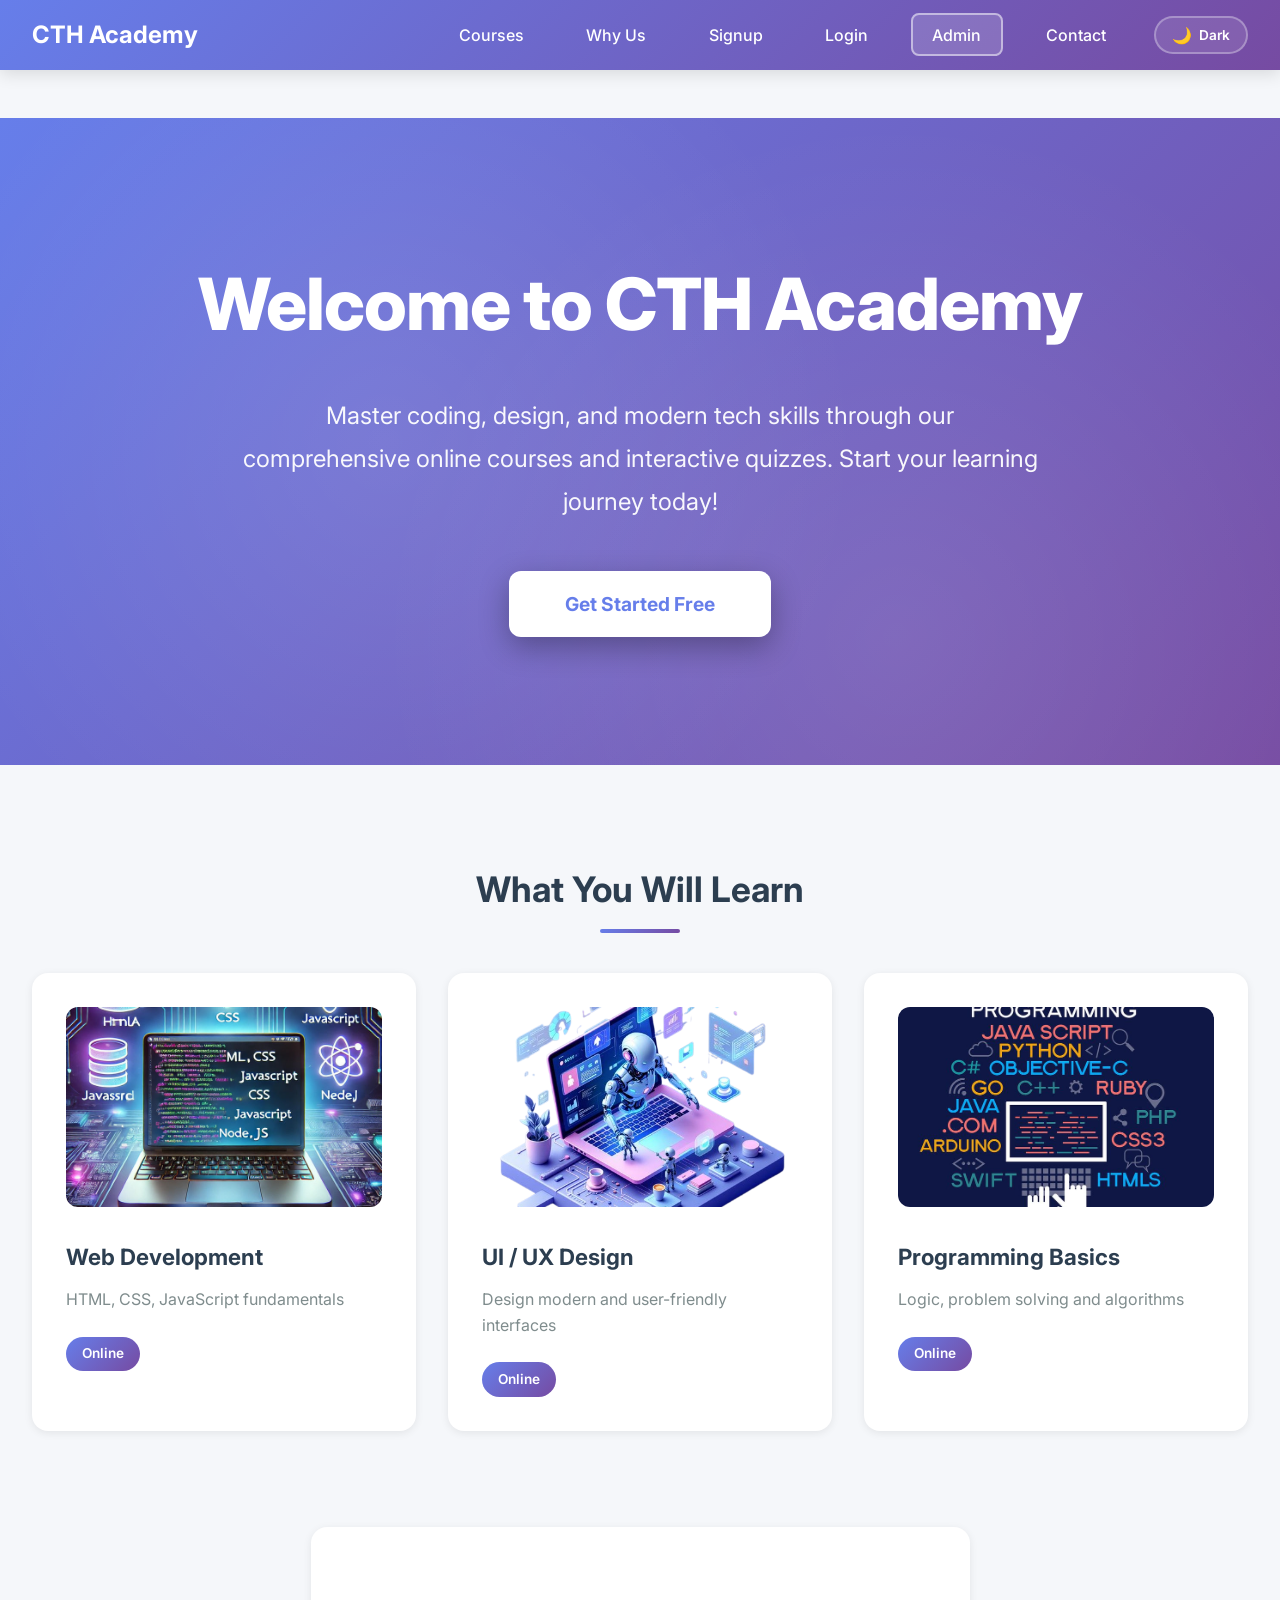
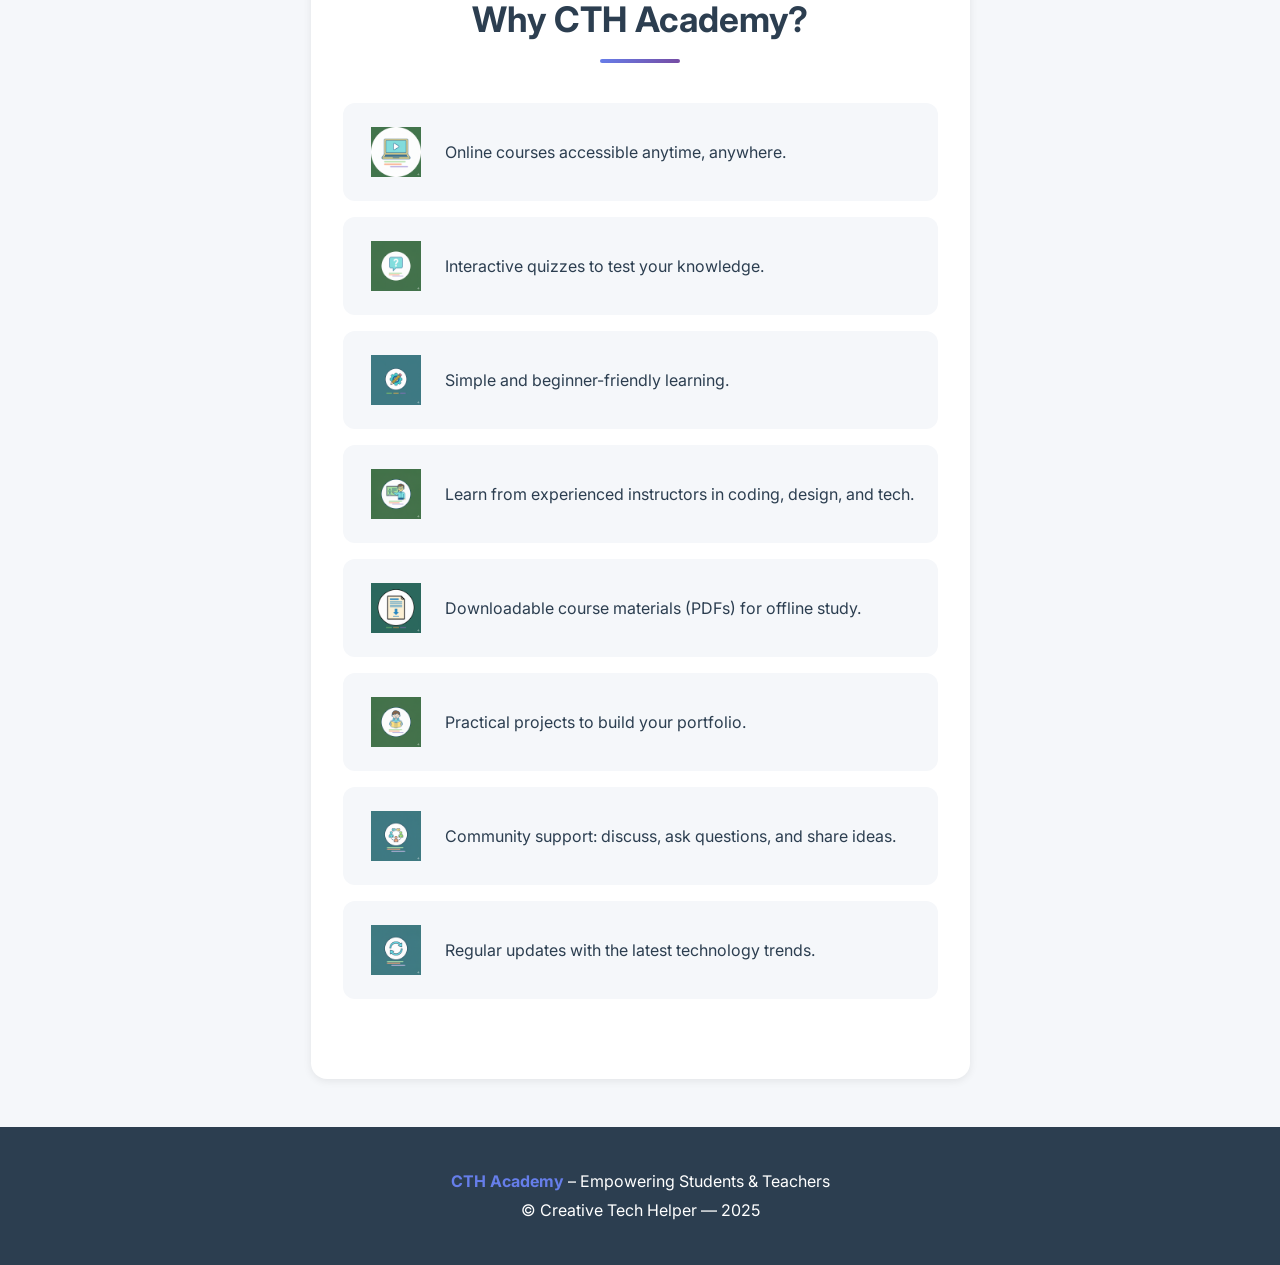
<file: index.html>
<!DOCTYPE html>
<html lang="en">
<head>
<meta charset="UTF-8">
<meta name="viewport" content="width=device-width, initial-scale=1.0">
<title>CTH Academy | Home</title>
<link rel="stylesheet" href="css/darkmode.css">
<link rel="stylesheet" href="css/style_professional.css">
<link rel="preconnect" href="https://fonts.googleapis.com">
<link rel="preconnect" href="https://fonts.gstatic.com" crossorigin>
<link href="https://fonts.googleapis.com/css2?family=Inter:wght@400;500;600;700;800&display=swap" rel="stylesheet">
</head>
<body>

<!-- Navbar -->
<nav>
  <div class="logo">CTH Academy</div>
  <ul>
    <li><a href="#courses">Courses</a></li>
    <li><a href="#why">Why Us</a></li>
    <li><a href="signup.html">Signup</a></li>
    <li><a href="login.html">Login</a></li>
    <li><a href="admin_login.html" class="admin-btn">Admin</a></li>
    <li><a href="contact.html">Contact</a></li>
  </ul>
</nav>

<!-- Hero -->
<section class="hero">
  <h1>Welcome to CTH Academy</h1>
  <p>
    Master coding, design, and modern tech skills through
    our comprehensive online courses and interactive quizzes.
    Start your learning journey today! 
  </p>
  <button onclick="window.location.href='signup.html'">
    Get Started Free
  </button>
</section>

<!-- Courses Overview -->
<section class="courses" id="courses">
  <h2>What You Will Learn</h2>

  <div class="course-cards">
    <div class="card">
      <img src="images/web.jpg" alt="Web Dev">
      <h3>Web Development</h3>
      <p>HTML, CSS, JavaScript fundamentals</p>
      <span class="status">Online</span>
    </div>

    <div class="card">
      <img src="images/abouti.png" alt="AI">
      <h3>UI / UX Design</h3>
      <p>Design modern and user-friendly interfaces</p>
      <span class="status">Online</span>
    </div>

    <div class="card">
      <img src="images/prog.jpg" alt="Programming">
      <h3>Programming Basics</h3>
      <p>Logic, problem solving and algorithms</p>
      <span class="status">Online</span>
    </div>
  </div>
</section>

<!-- Why Section -->
<section class="why" id="why">
  <h2>Why CTH Academy?</h2>
  <ul>
    <li><img src="images/online.png" alt="Online" class="icon"> Online courses accessible anytime, anywhere.</li>
    <li><img src="images/quiz.png" alt="Quiz" class="icon"> Interactive quizzes to test your knowledge.</li>
    <li><img src="images/beginner.png" alt="Beginner" class="icon"> Simple and beginner-friendly learning.</li>
    <li><img src="images/instructor.png" alt="Instructor" class="icon"> Learn from experienced instructors in coding, design, and tech.</li>
    <li><img src="images/pdf.png" alt="PDF" class="icon"> Downloadable course materials (PDFs) for offline study.</li>
    <li><img src="images/cours.png" alt="Project" class="icon"> Practical projects to build your portfolio.</li>
    <li><img src="images/community.png" alt="Community" class="icon"> Community support: discuss, ask questions, and share ideas.</li>
    <li><img src="images/update.png" alt="Update" class="icon"> Regular updates with the latest technology trends.</li>
  </ul>
</section>

<!-- Footer -->
<footer>
  <strong>CTH Academy</strong> – Empowering Students & Teachers<br>
  © Creative Tech Helper — 2025
</footer>
<script src="js/darkmode.js"></script>
</body>
</html>
</file>
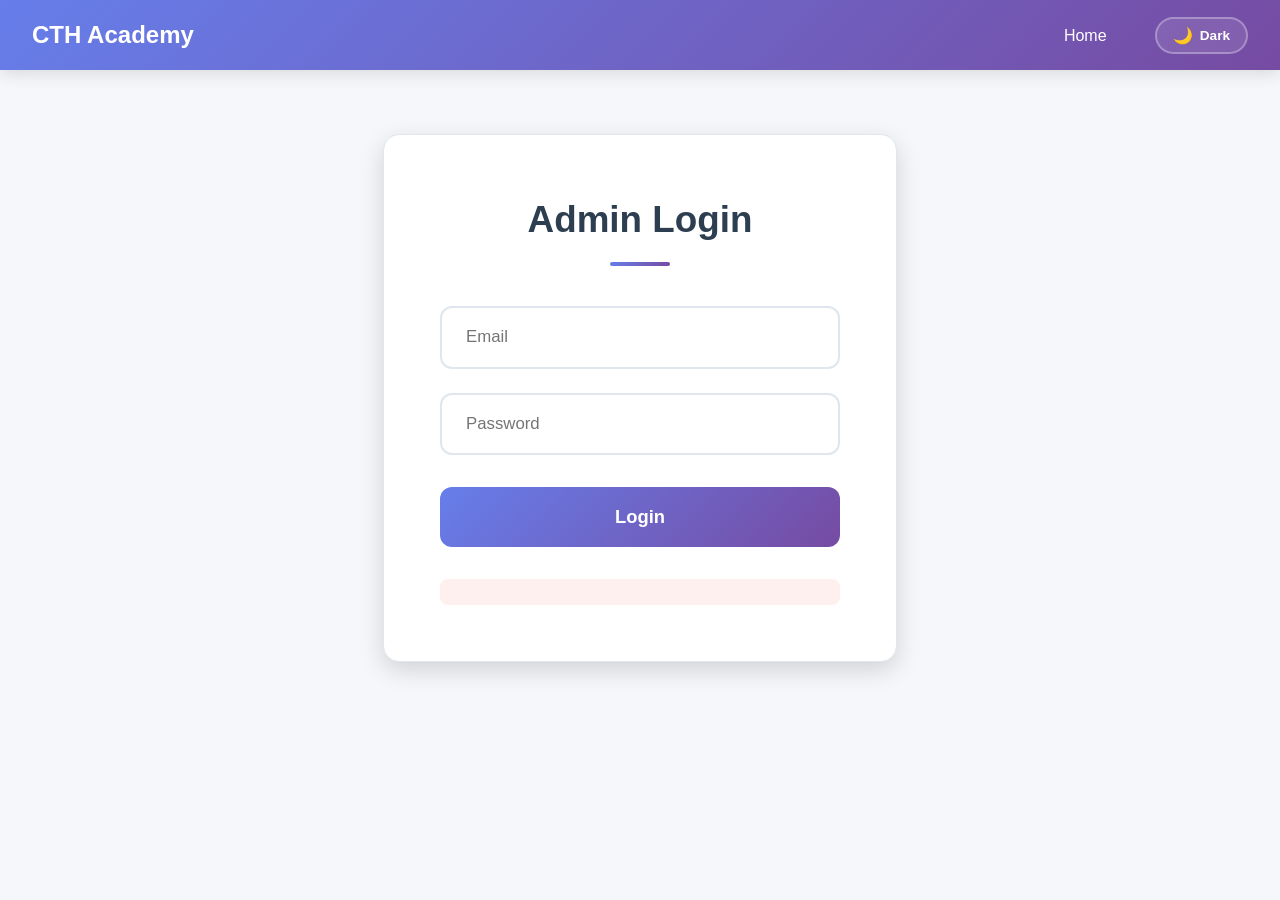
<file: admin_login.html>
<!DOCTYPE html>
<html lang="en">
<head>
<meta charset="UTF-8">
<title>Admin Login</title>
<link rel="stylesheet" href="css/darkmode.css">
  <link rel="stylesheet" href="css/style_professional.css">
</head>
<body>
    <nav>
  <div class="logo">CTH Academy</div>
  <ul>
    <li><a href="index.html">Home</a></li>
   
  </ul>
</nav>

    <section class="login">

<h2>Admin Login</h2>

<form action="backend/admin/admin_login.php" method="POST">
     <input type="email" id="loginEmail" placeholder="Email" required>
    <input type="password" id="loginPassword" placeholder="Password" required>
    <button type="submit">Login</button>
</form>
  <p id="error" class="error"></p>
</section>
<script src="js/darkmode.js"></script>
</body>
</html>
</file>
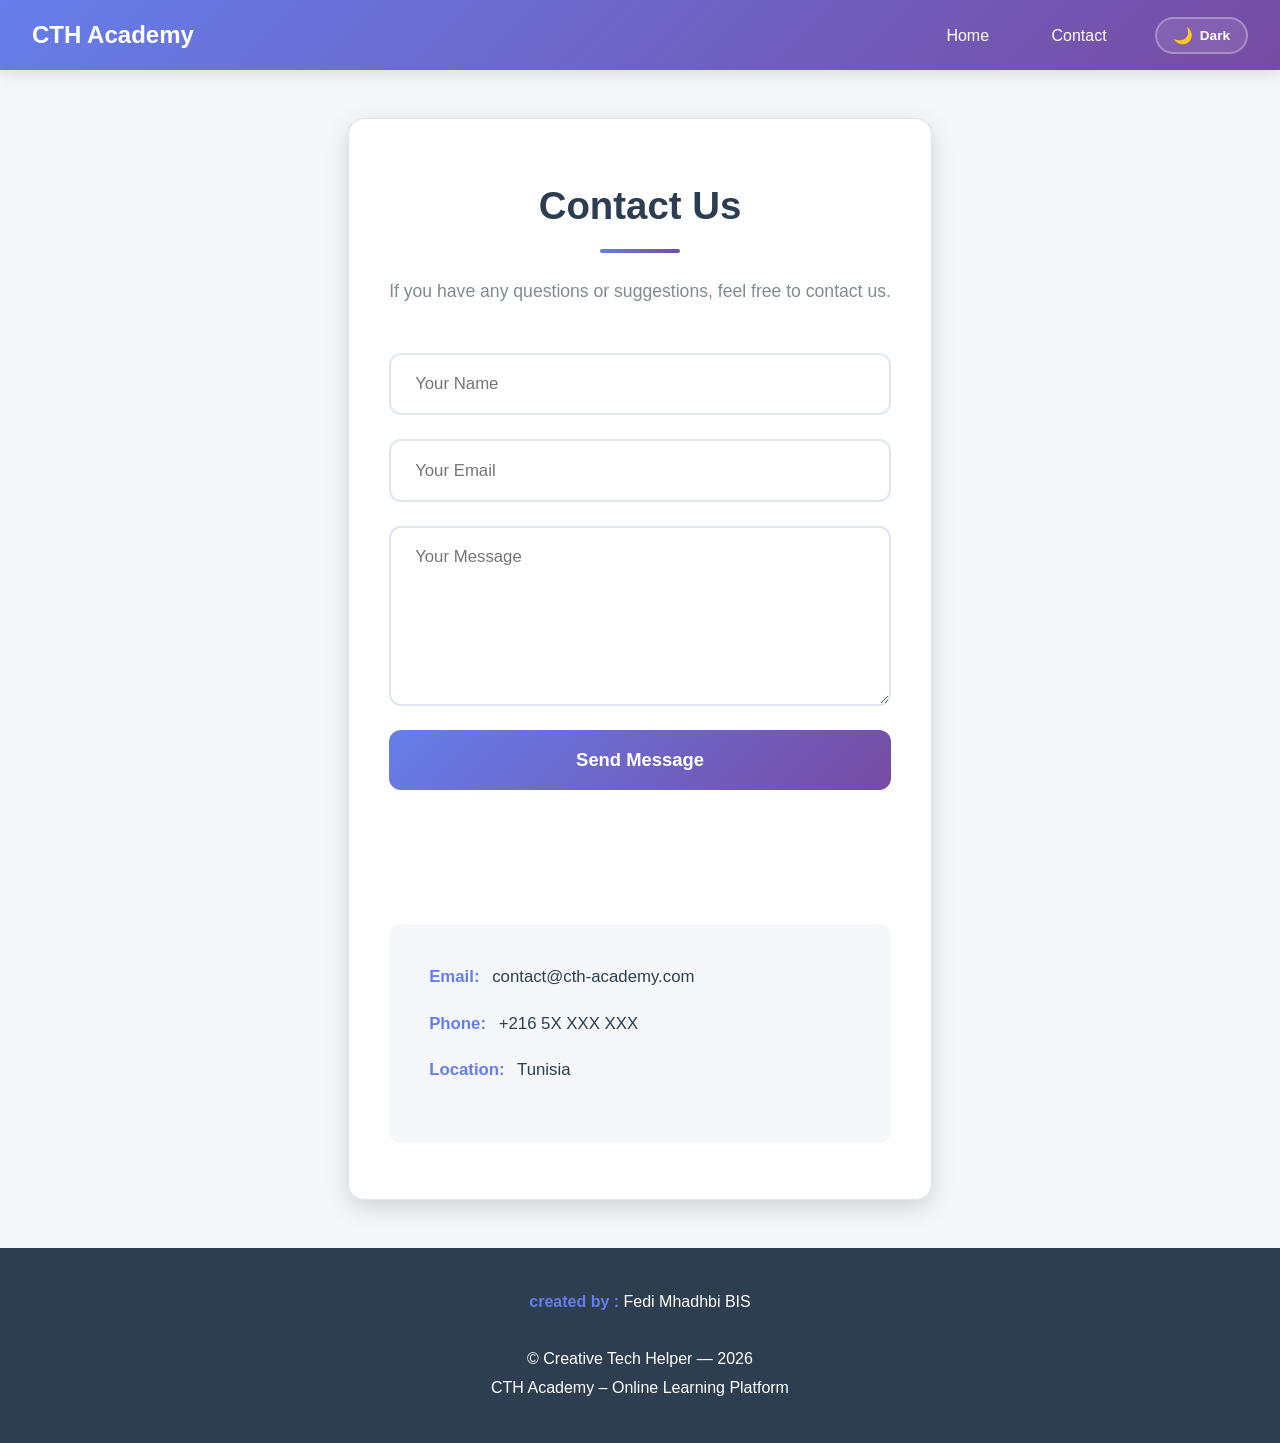
<file: contact.html>
<!DOCTYPE html>
<html lang="en">
<head>
  <meta charset="UTF-8">
  <title>CTH Academy | Contact</title>
  <link rel="stylesheet" href="css/darkmode.css">
  <meta name="viewport" content="width=device-width, initial-scale=1.0">
  <link rel="stylesheet" href="css/style_professional.css">
</head>
<body>

<!-- Navbar -->
<nav>
  <div class="logo">CTH Academy</div>
  <ul>
    <li><a href="index.html">Home</a></li>
    <li><a href="contact.html">Contact</a></li>
  </ul>
</nav>

<!-- Contact Section -->
<section class="contact">
  <h2>Contact Us</h2>
  <p>If you have any questions or suggestions, feel free to contact us.</p>

  <form id="contactForm">
    <input type="text" id="name" placeholder="Your Name" required>
    <input type="email" id="email" placeholder="Your Email" required>
    <textarea id="message" placeholder="Your Message" required></textarea>
    <button type="submit">Send Message</button>
  </form>

  <p id="contactMsg"></p>

  <!-- Contact Info -->
  <div class="contact-info">
    <p><strong>Email:</strong> contact@cth-academy.com</p>
    <p><strong>Phone:</strong> +216 5X XXX XXX</p>
    <p><strong>Location:</strong> Tunisia</p>
  </div>
</section>

<!-- Footer -->
<footer>
  <strong>created by   :</strong> Fedi Mhadhbi BIS <br><br>
  
  © Creative Tech Helper — 2026<br>
  CTH Academy – Online Learning Platform
  
  
</footer>

<script src="js/contact.js"></script>

<script src="js/darkmode.js"></script>
</body>
</html>
</file>
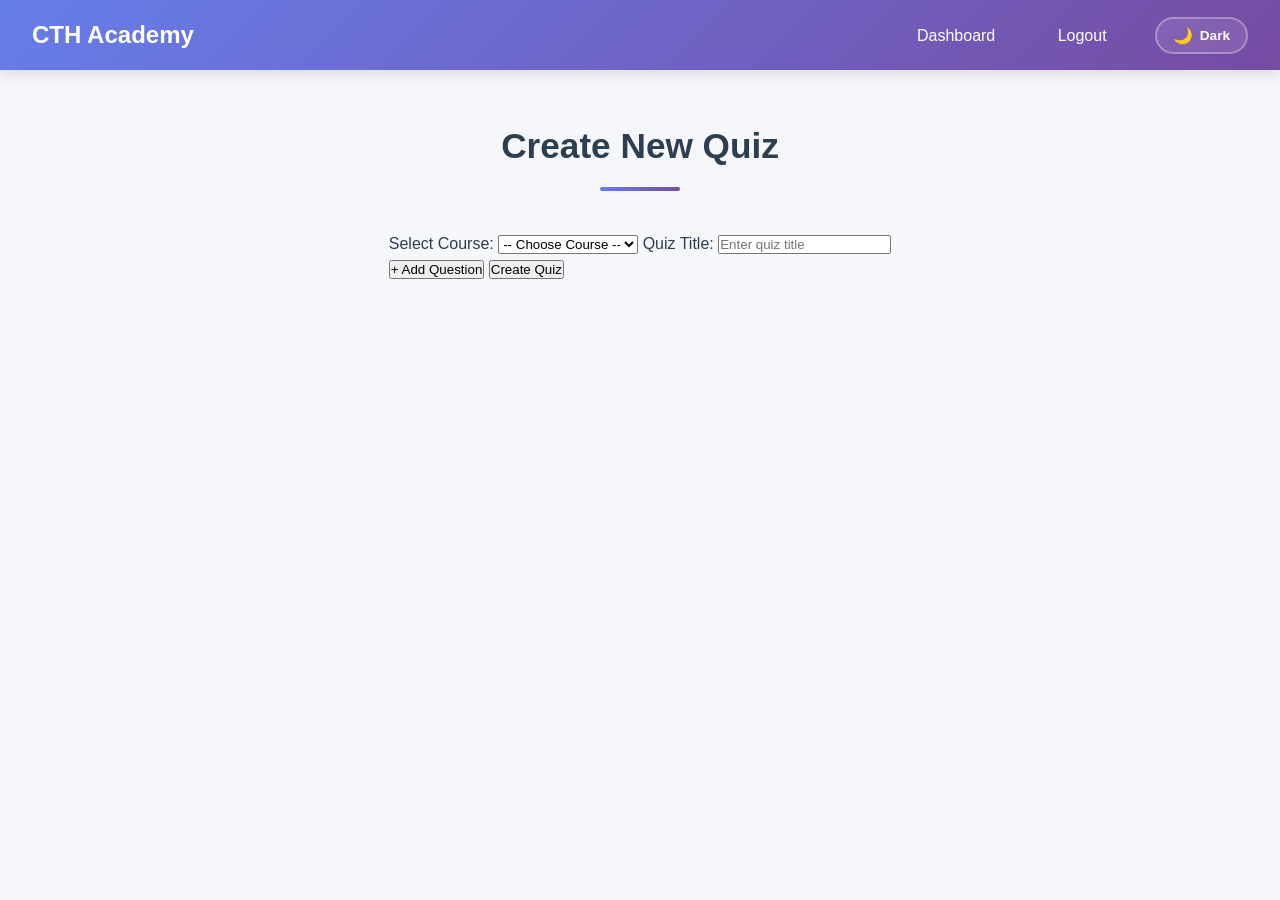
<file: create_quiz.html>
<!DOCTYPE html>
<html lang="en">
<head>
<meta charset="UTF-8">
<title>CTH Academy | Create Quiz</title>
  <link rel="stylesheet" href="css/style_professional.css">
  <link rel="stylesheet" href="css/darkmode.css">
</head>
<body>

<nav>
  <div class="logo">CTH Academy</div>
  <ul>
    <li><a href="enseignant.html">Dashboard</a></li>
    <li><a href="#" onclick="logout()">Logout</a></li>
  </ul>
</nav>

<section class="create-quiz">
  <h2>Create New Quiz</h2>

  <form id="quizForm">
    <label for="course">Select Course:</label>
    <select id="course" required>
      <option value="">-- Choose Course --</option>
      <option value="1">Web Development</option>
      <option value="2">AI</option>
      <option value="3">Programming</option>
    </select>

    <label for="quizTitle">Quiz Title:</label>
    <input type="text" id="quizTitle" placeholder="Enter quiz title" required>

    <div id="questionsContainer">
      <!-- Questions will be added here -->
    </div>

    <button type="button" id="addQuestionBtn">+ Add Question</button>
    <button type="submit">Create Quiz</button>
  </form>

  <p id="message"></p>
</section>
<script src="js/darkmode.js"></script>
<script src="js/create_quiz.js"></script>
</body>
</html>
</file>
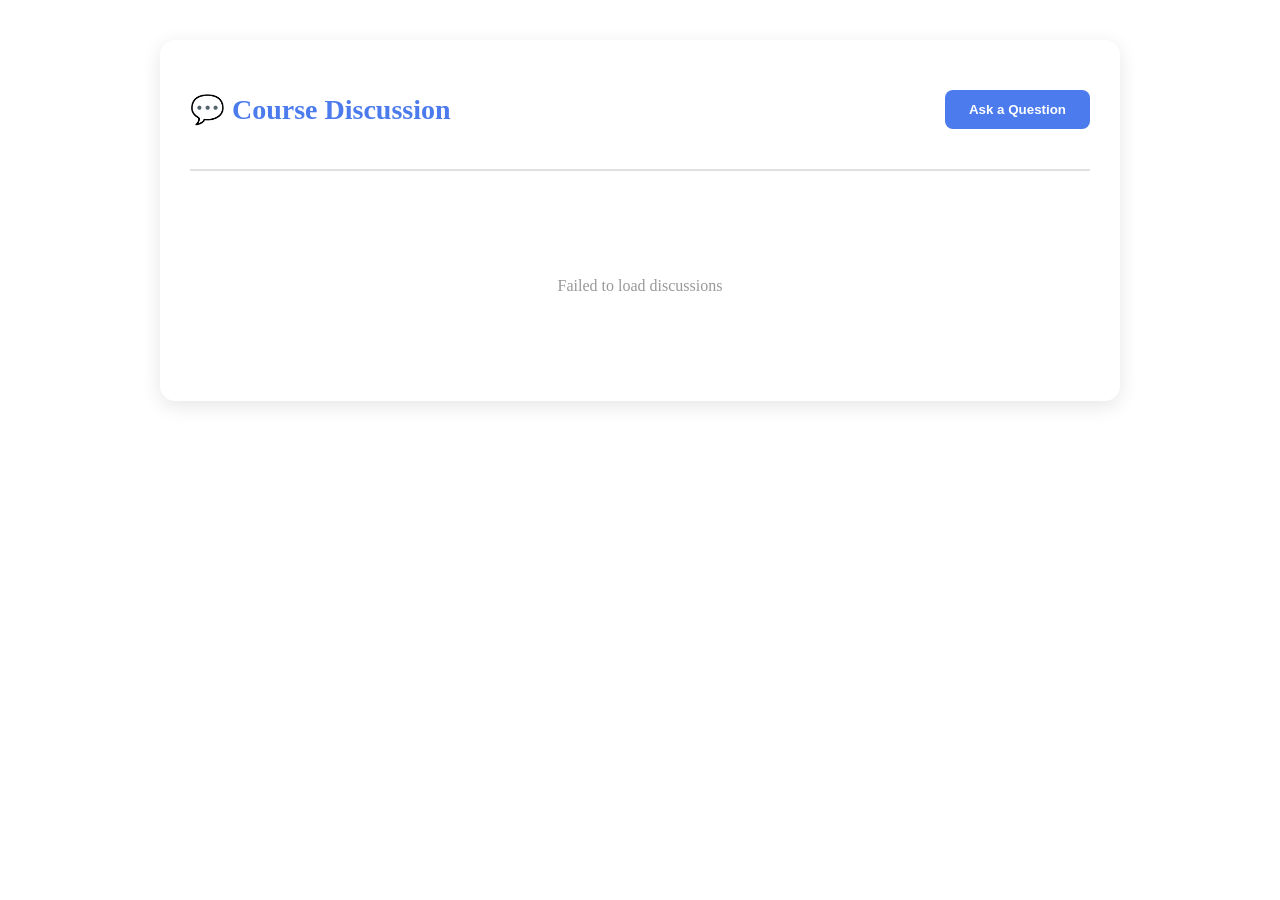
<file: discussion_ui.html>
<!DOCTYPE html>
<html lang="en">
<head>
<meta charset="UTF-8">
<meta name="viewport" content="width=device-width, initial-scale=1.0">
<title>Course Discussion</title>
<style>
.discussion-section {
    max-width: 900px;
    margin: 40px auto;
    padding: 30px;
    background: white;
    border-radius: 15px;
    box-shadow: 0 5px 20px rgba(0,0,0,0.1);
}

.discussion-header {
    display: flex;
    justify-content: space-between;
    align-items: center;
    margin-bottom: 30px;
    padding-bottom: 20px;
    border-bottom: 2px solid #e0e0e0;
}

.discussion-header h2 {
    color: #4b7bec;
    font-size: 28px;
}

.ask-question-btn {
    background: #4b7bec;
    color: white;
    padding: 12px 24px;
    border: none;
    border-radius: 8px;
    font-weight: bold;
    cursor: pointer;
    transition: all 0.3s;
}

.ask-question-btn:hover {
    background: #3a5fcc;
    transform: translateY(-2px);
}

.question-form {
    background: #f8f9fa;
    padding: 25px;
    border-radius: 12px;
    margin-bottom: 30px;
    display: none;
}

.question-form.active {
    display: block;
}

.question-form textarea {
    width: 100%;
    min-height: 120px;
    padding: 15px;
    border: 2px solid #e0e0e0;
    border-radius: 8px;
    font-family: inherit;
    font-size: 15px;
    resize: vertical;
}

.question-form textarea:focus {
    outline: none;
    border-color: #4b7bec;
}

.form-buttons {
    display: flex;
    gap: 10px;
    margin-top: 15px;
}

.submit-btn, .cancel-btn {
    padding: 10px 20px;
    border: none;
    border-radius: 6px;
    font-weight: bold;
    cursor: pointer;
    transition: all 0.3s;
}

.submit-btn {
    background: #4CAF50;
    color: white;
}

.submit-btn:hover {
    background: #45a049;
}

.cancel-btn {
    background: #e0e0e0;
    color: #666;
}

.cancel-btn:hover {
    background: #d0d0d0;
}

.discussion-item {
    background: white;
    border: 2px solid #e0e0e0;
    border-radius: 12px;
    padding: 20px;
    margin-bottom: 15px;
    transition: all 0.3s;
}

.discussion-item:hover {
    box-shadow: 0 4px 15px rgba(0,0,0,0.1);
    transform: translateY(-2px);
}

.discussion-item.answered {
    border-color: #4CAF50;
    background: #f1f8f4;
}

.discussion-meta {
    display: flex;
    justify-content: space-between;
    align-items: center;
    margin-bottom: 15px;
}

.author-info {
    display: flex;
    align-items: center;
    gap: 10px;
}

.author-avatar {
    width: 40px;
    height: 40px;
    background: linear-gradient(135deg, #667eea 0%, #764ba2 100%);
    border-radius: 50%;
    display: flex;
    align-items: center;
    justify-content: center;
    color: white;
    font-weight: bold;
    font-size: 18px;
}

.author-name {
    font-weight: bold;
    color: #2c3e50;
}

.discussion-time {
    color: #7f8c8d;
    font-size: 14px;
}

.question-text {
    font-size: 16px;
    color: #2c3e50;
    line-height: 1.6;
    margin-bottom: 15px;
}

.discussion-footer {
    display: flex;
    gap: 15px;
    padding-top: 10px;
    border-top: 1px solid #e0e0e0;
}

.discussion-footer button {
    background: none;
    border: none;
    color: #7f8c8d;
    cursor: pointer;
    font-size: 14px;
    display: flex;
    align-items: center;
    gap: 5px;
    transition: all 0.3s;
}

.discussion-footer button:hover {
    color: #4b7bec;
}

.answered-badge {
    background: #4CAF50;
    color: white;
    padding: 4px 12px;
    border-radius: 20px;
    font-size: 12px;
    font-weight: bold;
}

.reply-count {
    background: #e0e0e0;
    padding: 4px 12px;
    border-radius: 20px;
    font-size: 12px;
    font-weight: bold;
}

.no-discussions {
    text-align: center;
    padding: 60px 20px;
    color: #999;
}

.no-discussions-icon {
    font-size: 64px;
    margin-bottom: 20px;
}

/* Reply Modal */
.reply-modal {
    display: none;
    position: fixed;
    top: 0;
    left: 0;
    right: 0;
    bottom: 0;
    background: rgba(0,0,0,0.5);
    z-index: 1000;
    align-items: center;
    justify-content: center;
}

.reply-modal.active {
    display: flex;
}

.reply-modal-content {
    background: white;
    border-radius: 15px;
    max-width: 700px;
    width: 90%;
    max-height: 80vh;
    overflow-y: auto;
    padding: 30px;
}

.modal-header {
    display: flex;
    justify-content: space-between;
    align-items: center;
    margin-bottom: 20px;
}

.close-modal {
    background: none;
    border: none;
    font-size: 24px;
    cursor: pointer;
    color: #999;
}

.original-question {
    background: #f8f9fa;
    padding: 20px;
    border-radius: 10px;
    margin-bottom: 25px;
}

.reply-item {
    border-left: 3px solid #e0e0e0;
    padding: 15px;
    margin-bottom: 15px;
}

.reply-item.teacher-reply {
    border-left-color: #4b7bec;
    background: #f0f4ff;
}

.reply-text {
    color: #2c3e50;
    line-height: 1.6;
    margin-top: 10px;
}

.teacher-badge {
    background: #4b7bec;
    color: white;
    padding: 3px 10px;
    border-radius: 12px;
    font-size: 11px;
    font-weight: bold;
    margin-left: 10px;
}

.helpful-btn {
    background: none;
    border: 1px solid #4CAF50;
    color: #4CAF50;
    padding: 5px 12px;
    border-radius: 15px;
    cursor: pointer;
    font-size: 12px;
    margin-top: 10px;
    transition: all 0.3s;
}

.helpful-btn:hover {
    background: #4CAF50;
    color: white;
}

@media (max-width: 768px) {
    .discussion-section {
        padding: 15px;
        margin: 20px 10px;
    }
    
    .discussion-header {
        flex-direction: column;
        gap: 15px;
    }
    
    .ask-question-btn {
        width: 100%;
    }
}
</style>
</head>
<body>

<div class="discussion-section" id="discussionSection">
    <div class="discussion-header">
        <h2>💬 Course Discussion</h2>
        <button class="ask-question-btn" onclick="toggleQuestionForm()">Ask a Question</button>
    </div>

    <!-- Question Form -->
    <div class="question-form" id="questionForm">
        <h3 style="margin-bottom: 15px;">Ask Your Question</h3>
        <textarea id="questionInput" placeholder="Type your question here..."></textarea>
        <div class="form-buttons">
            <button class="submit-btn" onclick="postQuestion()">Post Question</button>
            <button class="cancel-btn" onclick="toggleQuestionForm()">Cancel</button>
        </div>
    </div>

    <!-- Discussions List -->
    <div id="discussionsList">
        <div class="no-discussions">
            <div class="no-discussions-icon">💭</div>
            <p>Loading discussions...</p>
        </div>
    </div>
</div>

<!-- Reply Modal -->
<div class="reply-modal" id="replyModal">
    <div class="reply-modal-content">
        <div class="modal-header">
            <h3>Discussion Replies</h3>
            <button class="close-modal" onclick="closeReplyModal()">×</button>
        </div>
        
        <div class="original-question" id="modalQuestion"></div>
        
        <div id="repliesList"></div>
        
        <div class="question-form active" style="margin-top: 25px;">
            <h4 style="margin-bottom: 15px;">Your Reply</h4>
            <textarea id="replyInput" placeholder="Type your reply..."></textarea>
            <div class="form-buttons">
                <button class="submit-btn" onclick="postReply()">Post Reply</button>
            </div>
        </div>
    </div>
</div>

<script>
let currentCourseId = 1; // This should be set dynamically
let currentDiscussionId = null;

function toggleQuestionForm() {
    const form = document.getElementById('questionForm');
    form.classList.toggle('active');
    if (form.classList.contains('active')) {
        document.getElementById('questionInput').focus();
    }
}

async function loadDiscussions() {
    try {
        const res = await fetch(`backend/discussions/get_discussions.php?course_id=${currentCourseId}`);
        const data = await res.json();
        
        const container = document.getElementById('discussionsList');
        
        if (data.status === 'error') {
            container.innerHTML = `<div class="no-discussions"><p>Error: ${data.message}</p></div>`;
            return;
        }
        
        if (data.discussions.length === 0) {
            container.innerHTML = `
                <div class="no-discussions">
                    <div class="no-discussions-icon">💭</div>
                    <p>No questions yet. Be the first to ask!</p>
                </div>`;
            return;
        }
        
        let html = '';
        data.discussions.forEach(d => {
            const initials = (d.prenom.charAt(0) + d.nom.charAt(0)).toUpperCase();
            const answeredClass = d.is_answered == 1 ? 'answered' : '';
            const answeredBadge = d.is_answered == 1 ? '<span class="answered-badge">✓ Answered</span>' : '';
            
            html += `
                <div class="discussion-item ${answeredClass}">
                    <div class="discussion-meta">
                        <div class="author-info">
                            <div class="author-avatar">${initials}</div>
                            <div>
                                <div class="author-name">${d.prenom} ${d.nom}</div>
                                <div class="discussion-time">${d.created_at}</div>
                            </div>
                        </div>
                        ${answeredBadge}
                    </div>
                    <div class="question-text">${d.question}</div>
                    <div class="discussion-footer">
                        <button onclick="viewReplies(${d.id})">
                            💬 <span class="reply-count">${d.reply_count} ${d.reply_count == 1 ? 'reply' : 'replies'}</span>
                        </button>
                    </div>
                </div>`;
        });
        
        container.innerHTML = html;
        
    } catch (err) {
        console.error(err);
        document.getElementById('discussionsList').innerHTML = 
            '<div class="no-discussions"><p>Failed to load discussions</p></div>';
    }
}

async function postQuestion() {
    const question = document.getElementById('questionInput').value.trim();
    
    if (!question) {
        alert('Please enter a question');
        return;
    }
    
    try {
        const res = await fetch('backend/discussions/post_question.php', {
            method: 'POST',
            headers: {'Content-Type': 'application/json'},
            body: JSON.stringify({
                course_id: currentCourseId,
                question: question
            })
        });
        
        const data = await res.json();
        
        if (data.status === 'success') {
            document.getElementById('questionInput').value = '';
            toggleQuestionForm();
            loadDiscussions();
            alert('✅ Question posted successfully!');
        } else {
            alert('❌ ' + data.message);
        }
    } catch (err) {
        console.error(err);
        alert('Failed to post question');
    }
}

async function viewReplies(discussionId) {
    currentDiscussionId = discussionId;
    
    try {
        const res = await fetch(`backend/discussions/get_replies.php?discussion_id=${discussionId}`);
        const data = await res.json();
        
        if (data.status === 'error') {
            alert('Error: ' + data.message);
            return;
        }
        
        // Show original question
        const questionHtml = `
            <strong>${data.discussion.prenom} ${data.discussion.nom} asked:</strong>
            <p style="margin-top: 10px;">${data.discussion.question}</p>
        `;
        document.getElementById('modalQuestion').innerHTML = questionHtml;
        
        // Show replies
        const repliesContainer = document.getElementById('repliesList');
        if (data.replies.length === 0) {
            repliesContainer.innerHTML = '<p style="text-align:center;color:#999;">No replies yet. Be the first to answer!</p>';
        } else {
            let html = '';
            data.replies.forEach(r => {
                const teacherBadge = r.is_teacher_reply == 1 ? '<span class="teacher-badge">TEACHER</span>' : '';
                const teacherClass = r.is_teacher_reply == 1 ? 'teacher-reply' : '';
                const initials = (r.prenom.charAt(0) + r.nom.charAt(0)).toUpperCase();
                
                html += `
                    <div class="reply-item ${teacherClass}">
                        <div class="author-info">
                            <div class="author-avatar" style="width:30px;height:30px;font-size:14px;">${initials}</div>
                            <div>
                                <strong>${r.prenom} ${r.nom}</strong> ${teacherBadge}
                                <div class="discussion-time">${r.created_at}</div>
                            </div>
                        </div>
                        <div class="reply-text">${r.reply}</div>
                        <button class="helpful-btn">👍 Helpful (${r.helpful_count})</button>
                    </div>`;
            });
            repliesContainer.innerHTML = html;
        }
        
        document.getElementById('replyModal').classList.add('active');
        
    } catch (err) {
        console.error(err);
        alert('Failed to load replies');
    }
}

function closeReplyModal() {
    document.getElementById('replyModal').classList.remove('active');
    document.getElementById('replyInput').value = '';
}

async function postReply() {
    const reply = document.getElementById('replyInput').value.trim();
    
    if (!reply) {
        alert('Please enter a reply');
        return;
    }
    
    try {
        const res = await fetch('backend/discussions/post_reply.php', {
            method: 'POST',
            headers: {'Content-Type': 'application/json'},
            body: JSON.stringify({
                discussion_id: currentDiscussionId,
                reply: reply
            })
        });
        
        const data = await res.json();
        
        if (data.status === 'success') {
            document.getElementById('replyInput').value = '';
            viewReplies(currentDiscussionId); // Reload replies
            loadDiscussions(); // Reload main list
            alert('✅ Reply posted successfully!');
        } else {
            alert('❌ ' + data.message);
        }
    } catch (err) {
        console.error(err);
        alert('Failed to post reply');
    }
}

// Load discussions on page load
loadDiscussions();
</script>
<script src="js/darkmode.js"></script>
</body>
</html>
</file>
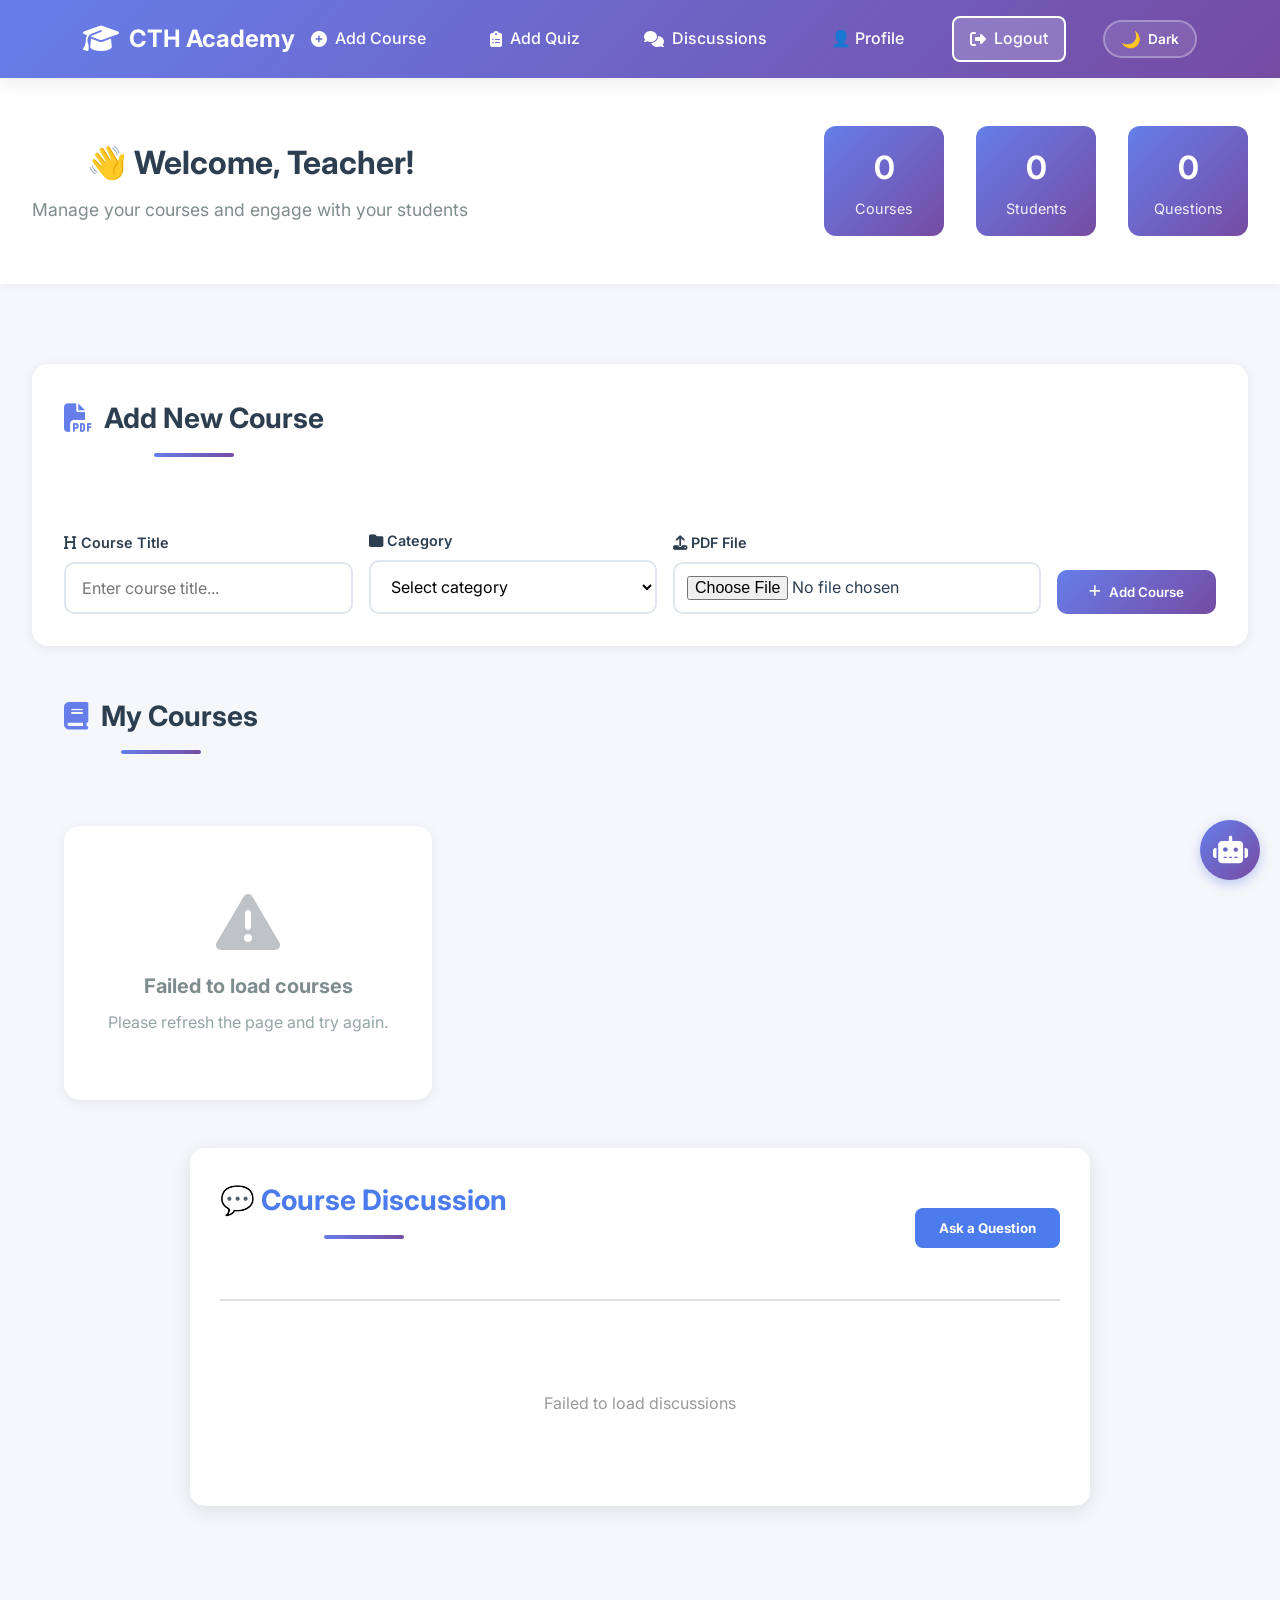
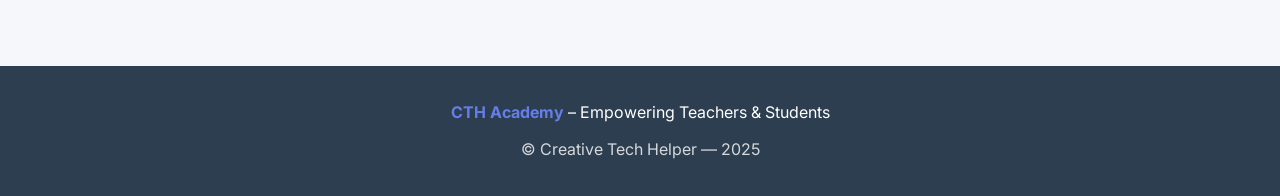
<file: enseignant.html>
<!DOCTYPE html>
<html lang="en">
<head>
  <meta charset="UTF-8">
  <meta name="viewport" content="width=device-width, initial-scale=1.0">
  <title>CTH Academy | Teacher Dashboard</title>
  <link rel="stylesheet" href="css/style_professional.css">
  <link rel="stylesheet" href="css/discussions.css">
  <link rel="stylesheet" href="https://cdnjs.cloudflare.com/ajax/libs/font-awesome/6.4.0/css/all.min.css">
  <link rel="preconnect" href="https://fonts.googleapis.com">
  <link rel="preconnect" href="https://fonts.gstatic.com" crossorigin>
  <link href="https://fonts.googleapis.com/css2?family=Inter:wght@400;500;600;700&display=swap" rel="stylesheet">
  <style>
    * {
      margin: 0;
      padding: 0;
      box-sizing: border-box;
      font-family: 'Inter', -apple-system, BlinkMacSystemFont, 'Segoe UI', sans-serif;
    }

    body {
      background: #f5f7fa;
      color: #2c3e50;
    }

    /* Enhanced Navbar */
    nav {
      background: linear-gradient(135deg, #667eea 0%, #764ba2 100%);
      padding: 0;
      box-shadow: 0 2px 20px rgba(0,0,0,0.1);
      position: sticky;
      top: 0;
      z-index: 100;
    }

    nav .nav-container {
      max-width: 1400px;
      margin: 0 auto;
      display: flex;
      justify-content: space-between;
      align-items: center;
      padding: 1rem 2rem;
    }

    nav .logo {
      font-size: 1.5rem;
      font-weight: 700;
      color: white;
      display: flex;
      align-items: center;
      gap: 10px;
    }

    nav .logo i {
      font-size: 1.8rem;
    }

    nav ul {
      display: flex;
      list-style: none;
      gap: 2rem;
      align-items: center;
    }

    nav ul li a {
      color: white;
      text-decoration: none;
      font-weight: 500;
      padding: 0.5rem 1rem;
      border-radius: 8px;
      transition: all 0.3s;
      display: flex;
      align-items: center;
      gap: 8px;
    }

    nav ul li a:hover {
      background: rgba(255,255,255,0.2);
      transform: translateY(-2px);
    }

    nav ul li a.logout {
      background: rgba(255,255,255,0.2);
      border: 2px solid white;
    }

    /* Dashboard Header */
    .dashboard-header {
      background: white;
      padding: 3rem 2rem;
      margin-bottom: 2rem;
      box-shadow: 0 2px 10px rgba(0,0,0,0.05);
    }

    .dashboard-header .header-content {
      max-width: 1400px;
      margin: 0 auto;
      display: flex;
      justify-content: space-between;
      align-items: center;
    }

    .dashboard-header h1 {
      font-size: 2rem;
      color: #2c3e50;
      margin-bottom: 0.5rem;
    }

    .dashboard-header p {
      color: #7f8c8d;
      font-size: 1.1rem;
    }

    .header-stats {
      display: flex;
      gap: 2rem;
    }

    .stat-box {
      text-align: center;
      padding: 1rem 1.5rem;
      background: linear-gradient(135deg, #667eea 0%, #764ba2 100%);
      border-radius: 12px;
      color: white;
      min-width: 120px;
    }

    .stat-box .number {
      font-size: 2rem;
      font-weight: 700;
      display: block;
    }

    .stat-box .label {
      font-size: 0.9rem;
      opacity: 0.9;
      display: block;
      margin-top: 0.25rem;
    }

    /* Main Container */
    .main-container {
      max-width: 1400px;
      margin: 0 auto;
      padding: 0 2rem 3rem 2rem;
    }

    /* Section Headers */
    .section-header {
      display: flex;
      justify-content: space-between;
      align-items: center;
      margin-bottom: 2rem;
    }

    .section-header h2 {
      font-size: 1.75rem;
      color: #2c3e50;
      display: flex;
      align-items: center;
      gap: 12px;
    }

    .section-header h2 i {
      color: #667eea;
    }

    /* Add Course Form */
    .add-course-section {
      background: white;
      border-radius: 16px;
      padding: 2rem;
      margin-bottom: 2rem;
      box-shadow: 0 2px 12px rgba(0,0,0,0.08);
    }

    .course-form {
      display: grid;
      grid-template-columns: 1fr 1fr 1fr auto;
      gap: 1rem;
      align-items: end;
    }

    .form-group {
      display: flex;
      flex-direction: column;
      gap: 0.5rem;
    }

    .form-group label {
      font-weight: 600;
      color: #2c3e50;
      font-size: 0.9rem;
    }

    .form-group input,
    .form-group select {
      padding: 0.875rem 1rem;
      border: 2px solid #e0e6ed;
      border-radius: 10px;
      font-size: 1rem;
      transition: all 0.3s;
      background: white;
    }

    .form-group input:focus,
    .form-group select:focus {
      outline: none;
      border-color: #667eea;
      box-shadow: 0 0 0 3px rgba(102, 126, 234, 0.1);
    }

    .form-group input[type="file"] {
      padding: 0.75rem;
      cursor: pointer;
    }

    .btn-primary {
      background: linear-gradient(135deg, #667eea 0%, #764ba2 100%);
      color: white;
      border: none;
      padding: 0.875rem 2rem;
      border-radius: 10px;
      font-weight: 600;
      cursor: pointer;
      transition: all 0.3s;
      display: flex;
      align-items: center;
      gap: 8px;
      white-space: nowrap;
    }

    .btn-primary:hover {
      transform: translateY(-2px);
      box-shadow: 0 8px 20px rgba(102, 126, 234, 0.3);
    }

    /* Course Cards */
    .courses-grid {
      display: grid;
      grid-template-columns: repeat(auto-fill, minmax(350px, 1fr));
      gap: 1.5rem;
      margin-bottom: 3rem;
    }

    .course-card {
      background: white;
      border-radius: 16px;
      padding: 1.75rem;
      box-shadow: 0 2px 12px rgba(0,0,0,0.08);
      transition: all 0.3s;
      border: 2px solid transparent;
    }

    .course-card:hover {
      transform: translateY(-4px);
      box-shadow: 0 12px 24px rgba(0,0,0,0.12);
      border-color: #667eea;
    }

    .course-card-header {
      display: flex;
      justify-content: space-between;
      align-items: start;
      margin-bottom: 1rem;
    }

    .course-card h3 {
      font-size: 1.25rem;
      color: #2c3e50;
      margin-bottom: 0.5rem;
      line-height: 1.4;
    }

    .course-badge {
      background: linear-gradient(135deg, #667eea 0%, #764ba2 100%);
      color: white;
      padding: 0.35rem 0.875rem;
      border-radius: 20px;
      font-size: 0.75rem;
      font-weight: 600;
      white-space: nowrap;
    }

    .course-card p {
      color: #7f8c8d;
      margin-bottom: 1.25rem;
      display: flex;
      align-items: center;
      gap: 8px;
    }

    .course-actions {
      display: flex;
      gap: 0.75rem;
      flex-wrap: wrap;
    }

    .btn {
      padding: 0.625rem 1.25rem;
      border: none;
      border-radius: 8px;
      font-weight: 600;
      cursor: pointer;
      transition: all 0.3s;
      display: inline-flex;
      align-items: center;
      gap: 6px;
      font-size: 0.9rem;
      text-decoration: none;
    }

    .btn-view {
      background: #3498db;
      color: white;
    }

    .btn-view:hover {
      background: #2980b9;
      transform: translateY(-2px);
    }

    .btn-edit {
      background: #f39c12;
      color: white;
    }

    .btn-edit:hover {
      background: #e67e22;
      transform: translateY(-2px);
    }

    .btn-delete {
      background: #e74c3c;
      color: white;
    }

    .btn-delete:hover {
      background: #c0392b;
      transform: translateY(-2px);
    }

    /* Empty State */
    .empty-state {
      text-align: center;
      padding: 4rem 2rem;
      background: white;
      border-radius: 16px;
      box-shadow: 0 2px 12px rgba(0,0,0,0.08);
    }

    .empty-state i {
      font-size: 4rem;
      color: #bdc3c7;
      margin-bottom: 1rem;
    }

    .empty-state h3 {
      color: #7f8c8d;
      font-size: 1.25rem;
      margin-bottom: 0.5rem;
    }

    .empty-state p {
      color: #95a5a6;
    }

    /* Footer */
    footer {
      background: #2c3e50;
      color: white;
      text-align: center;
      padding: 2rem;
      margin-top: 4rem;
    }

    /* Responsive */
    @media (max-width: 1024px) {
      .course-form {
        grid-template-columns: 1fr;
      }

      .courses-grid {
        grid-template-columns: repeat(auto-fill, minmax(300px, 1fr));
      }

      .header-stats {
        flex-direction: column;
        gap: 1rem;
      }

      .dashboard-header .header-content {
        flex-direction: column;
        gap: 1.5rem;
        text-align: center;
      }
    }

    @media (max-width: 768px) {
      nav ul {
        gap: 1rem;
        flex-wrap: wrap;
        justify-content: center;
      }

      nav ul li a {
        padding: 0.4rem 0.8rem;
        font-size: 0.9rem;
      }

      .main-container {
        padding: 0 1rem 2rem 1rem;
      }

      .courses-grid {
        grid-template-columns: 1fr;
      }

      .section-header {
        flex-direction: column;
        gap: 1rem;
        align-items: flex-start;
      }
    }

    /* Loading Animation */
    .loading {
      text-align: center;
      padding: 3rem;
      color: #7f8c8d;
    }

    .loading i {
      font-size: 3rem;
      animation: spin 1s linear infinite;
    }

    @keyframes spin {
      0% { transform: rotate(0deg); }
      100% { transform: rotate(360deg); }
    }
  </style>
  <link rel="stylesheet" href="css/darkmode.css">
  <link rel="stylesheet" href="css/ai_chat_widget.css">
</head>
<body>

<!-- Navbar -->
<nav>
  <div class="nav-container">
    <div class="logo">
      <i class="fas fa-graduation-cap"></i>
      CTH Academy
    </div>
    <ul>
      <li><a href="#addCourse"><i class="fas fa-plus-circle"></i> Add Course</a></li>
      <li><a href="backend/quiz/create_quiz.php"><i class="fas fa-clipboard-list"></i> Add Quiz</a></li>
      <li><a href="#discussions"><i class="fas fa-comments"></i> Discussions</a></li>
   
      <li><a href="profile.html">👤 Profile</a></li>

      <li><a href="backend/auth/logout.php" class="logout"><i class="fas fa-sign-out-alt"></i> Logout</a></li>
    </ul>
  </div>
</nav>

<!-- Dashboard Header -->
<header class="dashboard-header">
  <div class="header-content">
    <div>
      <h1>👋 Welcome, Teacher!</h1>
      <p>Manage your courses and engage with your students</p>
    </div>
    <div class="header-stats">
      <div class="stat-box">
        <span class="number" id="totalCourses">0</span>
        <span class="label">Courses</span>
      </div>
      <div class="stat-box">
        <span class="number" id="totalStudents">0</span>
        <span class="label">Students</span>
      </div>
      <div class="stat-box">
        <span class="number" id="totalQuestions">0</span>
        <span class="label">Questions</span>
      </div>
    </div>
  </div>
</header>

<!-- Main Container -->
<div class="main-container">
  
  <!-- Add Course Section -->
  <section id="addCourse" class="add-course-section">
    <div class="section-header">
      <h2><i class="fas fa-file-pdf"></i> Add New Course</h2>
    </div>
    
    <div class="course-form">
      <div class="form-group">
        <label for="courseTitle"><i class="fas fa-heading"></i> Course Title</label>
        <input type="text" id="courseTitle" placeholder="Enter course title...">
      </div>
      
      <div class="form-group">
        <label for="courseCategory"><i class="fas fa-folder"></i> Category</label>
        <select id="courseCategory">
          <option value="">Select category</option>
          <option value="Web Development">Web Development</option>
          <option value="Programming">Programming</option>
          <option value="Artificial Intelligence">Artificial Intelligence</option>
        </select>
      </div>

      <div class="form-group">
        <label for="newPDF"><i class="fas fa-upload"></i> PDF File</label>
        <input type="file" id="newPDF" accept=".pdf">
      </div>

      <button class="btn-primary" onclick="addPDF()">
        <i class="fas fa-plus"></i> Add Course
      </button>
    </div>
  </section>

  <!-- My Courses Section -->
  <section>
    <div class="section-header">
      <h2><i class="fas fa-book"></i> My Courses</h2>
      <span id="courseCount" style="color: #7f8c8d; font-size: 1rem;"></span>
    </div>
    
    <div class="courses-grid" id="teacherCourses">
      <div class="loading">
        <i class="fas fa-spinner"></i>
        <p>Loading courses...</p>
      </div>
    </div>
  </section>

  <!-- Discussions Section -->
  <section id="discussions">
    <div id="courseDiscussion"></div>
  </section>

</div>

<!-- Footer -->
<footer>
  <p><strong>CTH Academy</strong> – Empowering Teachers & Students</p>
  <p style="margin-top: 0.5rem; opacity: 0.8;">© Creative Tech Helper — 2025</p>
</footer>

<script src="js/discussions.js"></script>
<script>
let courseCount = 0;

function addPDF() {
  const title = document.getElementById("courseTitle").value.trim();
  const category = document.getElementById("courseCategory").value;
  const fileInput = document.getElementById("newPDF");
  const file = fileInput.files[0];

  if (!title || !file || !category) {
    alert("⚠️ Please fill in all fields and select a PDF file");
    return;
  }

  // Show loading
  const btn = event.target;
  btn.innerHTML = '<i class="fas fa-spinner fa-spin"></i> Uploading...';
  btn.disabled = true;

  const formData = new FormData();
  formData.append('title', title);
  formData.append('category', category);
  formData.append('pdf', file);

  fetch('backend/courses/add_course.php', {
    method: 'POST',
    body: formData
  })
  .then(res => res.json())
  .then(data => {
    if (data.status === 'success') {
      alert('✅ ' + data.message);
      fileInput.value = '';
      document.getElementById("courseTitle").value = '';
      document.getElementById("courseCategory").value = '';
      loadTeacherCourses();
    } else {
      alert('❌ ' + data.message);
    }
  })
  .catch(err => {
    console.error(err);
    alert('❌ Failed to add course. Please try again.');
  })
  .finally(() => {
    btn.innerHTML = '<i class="fas fa-plus"></i> Add Course';
    btn.disabled = false;
  });
}

function loadTeacherCourses() {
  const container = document.getElementById("teacherCourses");
  container.innerHTML = '<div class="loading"><i class="fas fa-spinner"></i><p>Loading courses...</p></div>';
  
  fetch('backend/courses/get_courses.php')
  .then(res => res.json())
  .then(data => {
    courseCount = data.length;
    document.getElementById('totalCourses').textContent = courseCount;
    document.getElementById('courseCount').textContent = `${courseCount} course${courseCount !== 1 ? 's' : ''} total`;
    
    if (data.length === 0) {
      container.innerHTML = `
        <div class="empty-state">
          <i class="fas fa-book-open"></i>
          <h3>No courses yet</h3>
          <p>Add your first course to get started!</p>
        </div>`;
      return;
    }

    container.innerHTML = '';
    data.forEach(course => {
      const card = document.createElement('div');
      card.className = 'course-card';
      card.innerHTML = `
        <div class="course-card-header">
          <h3>${course.title}</h3>
          <span class="course-badge">${course.category}</span>
        </div>
        <p><i class="fas fa-folder"></i> ${course.category}</p>
        <div class="course-actions">
          <a href="${course.file_path}" target="_blank" class="btn btn-view">
            <i class="fas fa-eye"></i> View PDF
          </a>
          <button class="btn btn-edit" onclick="editCourse(${course.id})">
            <i class="fas fa-edit"></i> Edit
          </button>
          <button class="btn btn-delete" onclick="deleteCourse(${course.id})">
            <i class="fas fa-trash"></i> Delete
          </button>
        </div>
      `;
      container.appendChild(card);
    });
  })
  .catch(err => {
    console.error(err);
    container.innerHTML = `
      <div class="empty-state">
        <i class="fas fa-exclamation-triangle"></i>
        <h3>Failed to load courses</h3>
        <p>Please refresh the page and try again.</p>
      </div>`;
  });
}

function deleteCourse(courseId) {
  if(!confirm("⚠️ Are you sure you want to delete this course? This action cannot be undone.")) return;

  fetch(`backend/courses/delete_course.php?id=${courseId}`, {
    method: 'DELETE',
    credentials: 'same-origin'
  })
  .then(res => res.json())
  .then(data => {
    if(data.status === 'success') {
      alert('✅ ' + data.message);
      loadTeacherCourses();
    } else {
      alert('❌ ' + data.message);
    }
  })
  .catch(err => {
    console.error(err);
    alert('❌ Failed to delete course.');
  });
}

function editCourse(courseId) {
  const newTitle = prompt("✏️ Enter new course title:");
  if(!newTitle || !newTitle.trim()) return;

  fetch(`backend/courses/edit_course.php`, {
    method: 'POST',
    credentials: 'same-origin',
    headers: { 'Content-Type': 'application/json' },
    body: JSON.stringify({ id: courseId, title: newTitle.trim() })
  })
  .then(res => res.json())
  .then(data => {
    if(data.status === 'success') {
      alert('✅ ' + data.message);
      loadTeacherCourses();
    } else {
      alert('❌ ' + data.message);
    }
  })
  .catch(err => {
    console.error(err);
    alert('❌ Failed to update course.');
  });
}
// Load teacher statistics
function loadTeacherStats() {
  fetch('backend/stats/get_teacher_stats.php', { credentials: 'same-origin' })
    .then(res => res.json())
    .then(data => {
      if (data.status === 'success') {
        document.getElementById('totalCourses').textContent = data.courses || 0;
        document.getElementById('totalStudents').textContent = data.students || 0;
        document.getElementById('totalQuestions').textContent = data.questions || 0;
      }
    })
    .catch(err => {
      console.error('Error loading stats:', err);
    });
}

// Load on page load
loadTeacherCourses();
loadTeacherStats();
</script>
<script src="js/ai_chat_widget.js"></script>
<script src="js/darkmode.js"></script>
</body>
</html>
</file>
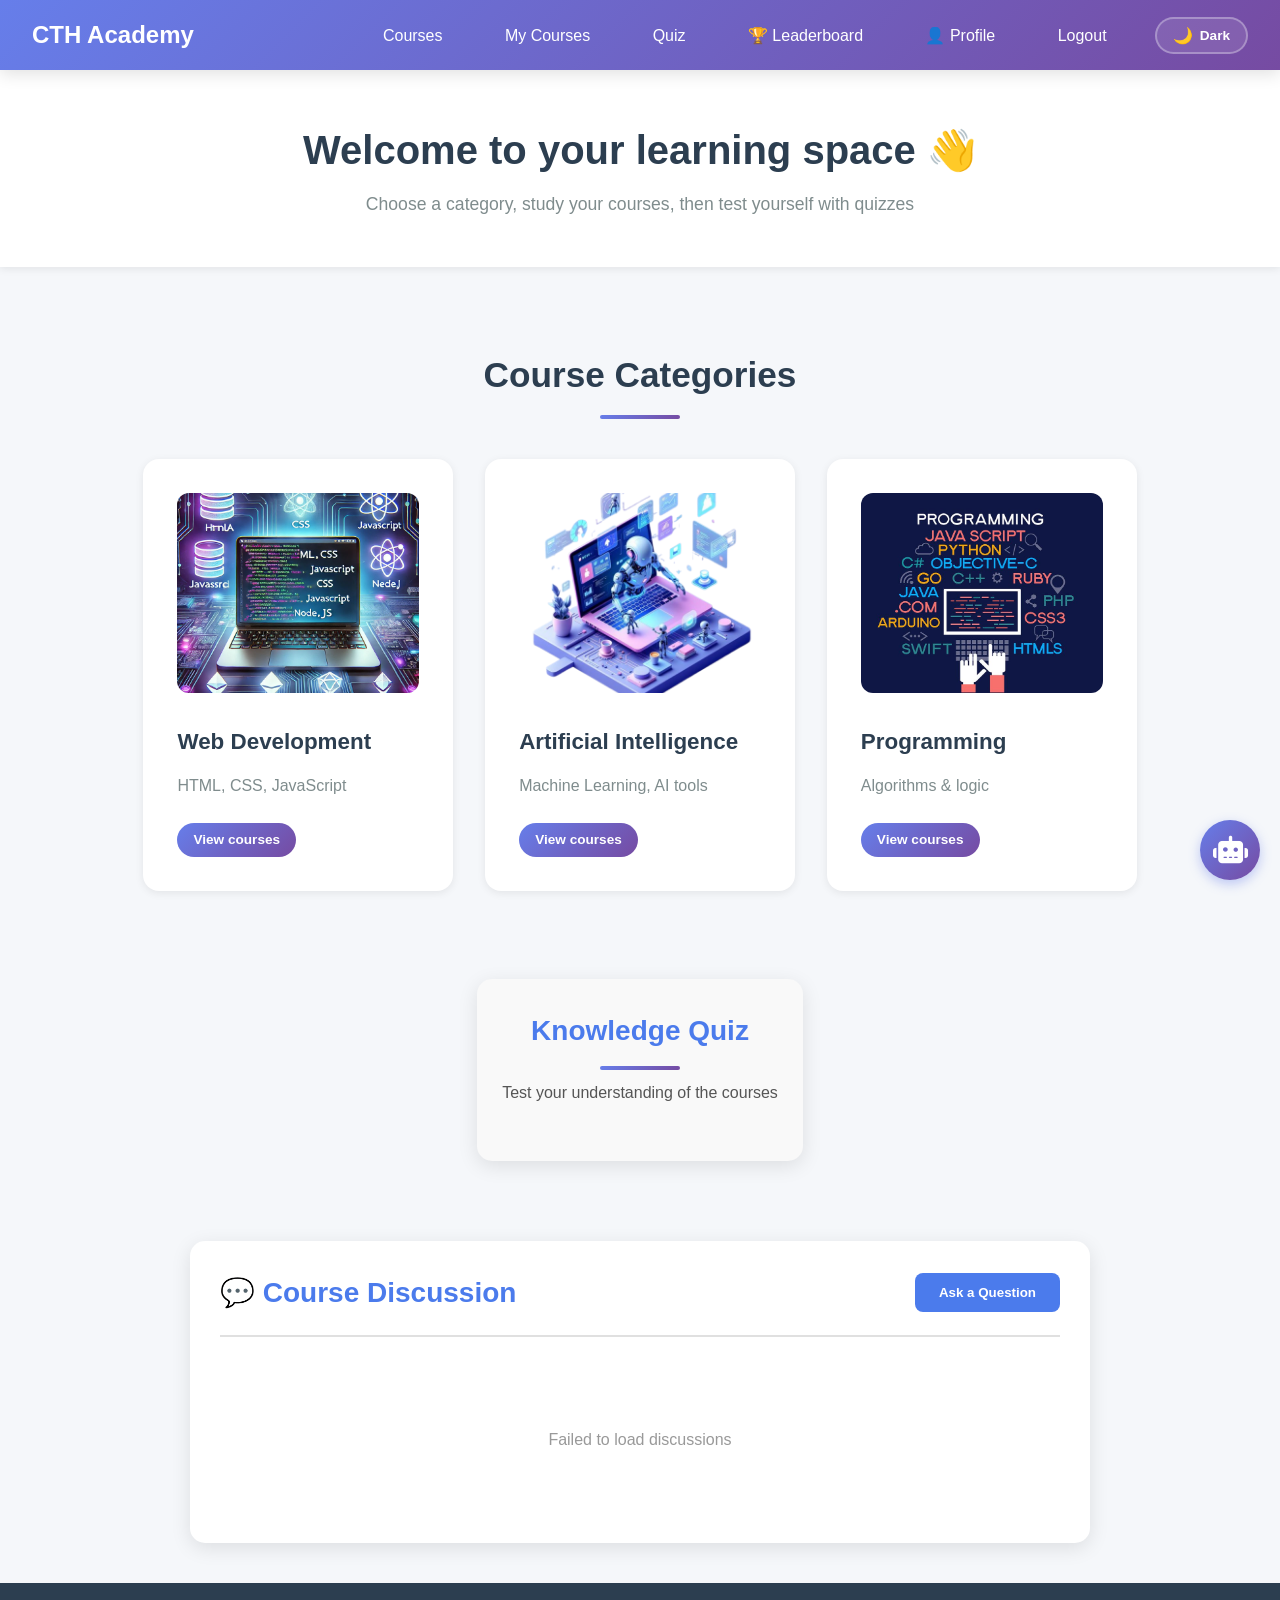
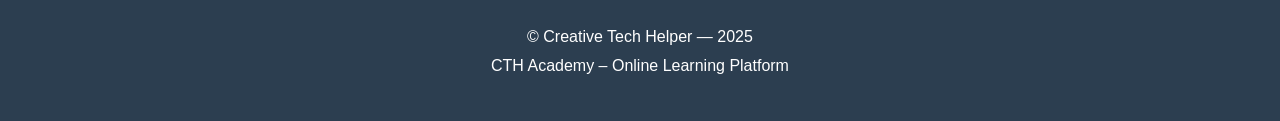
<file: etudiant.html>
<!DOCTYPE html>
<html lang="en">
<head>
<meta charset="UTF-8">
<meta name="viewport" content="width=device-width, initial-scale=1.0">
<title>CTH Academy | Student Dashboard</title>
<link rel="stylesheet" href="css/darkmode.css">
<link rel="stylesheet" href="css/style_professional.css">
<link rel="stylesheet" href="css/ai_chat_widget.css">
<link rel="stylesheet" href="css/discussions.css">
<link rel="stylesheet" href="https://cdnjs.cloudflare.com/ajax/libs/font-awesome/6.4.0/css/all.min.css">
<style>
/* QUIZ SECTION - COMPLETE OVERRIDE */
.quiz-section {
    max-width: 900px !important;
    margin: 40px auto !important;
    background: #f9f9f9 !important;
    padding: 30px 25px !important;
    border-radius: 15px !important;
    box-shadow: 0 5px 20px rgba(0,0,0,0.1) !important;
    color: #111 !important;
    display: block !important;
}

.quiz-section h2 {
    text-align: center !important;
    color: #4b7bec !important;
    margin-bottom: 10px !important;
    font-size: 28px !important;
}

.quiz-section > p {
    text-align: center !important;
    margin-bottom: 25px !important;
    color: #555 !important;
}

#quizContainer {
    display: block !important;
    width: 100% !important;
    max-height: none !important;
    min-height: auto !important;
    height: auto !important;
    overflow: visible !important;
    overflow-y: visible !important;
    overflow-x: visible !important;
    padding: 0 !important;
    margin: 0 !important;
}

#quizForm {
    display: block !important;
    width: 100% !important;
}

.question {
    display: block !important;
    width: 100% !important;
    max-width: 100% !important;
    background: #fff !important;
    padding: 20px !important;
    margin: 0 0 20px 0 !important;
    border-radius: 12px !important;
    border-left: 5px solid #4b7bec !important;
    border-right: none !important;
    border-top: none !important;
    border-bottom: none !important;
    box-shadow: 0 2px 8px rgba(0,0,0,0.05) !important;
    box-sizing: border-box !important;
    float: none !important;
    position: relative !important;
    clear: both !important;
}

.question p {
    display: block !important;
    font-weight: bold !important;
    margin-bottom: 15px !important;
    color: #111 !important;
    text-align: left !important;
    width: 100% !important;
}

.question strong {
    color: #4b7bec !important;
}

.question label {
    display: flex !important;
    flex-direction: row !important;
    align-items: flex-start !important;
    gap: 12px !important;
    margin: 10px 0 !important;
    padding: 12px 15px !important;
    border-radius: 8px !important;
    border: 2px solid #e0e0e0 !important;
    cursor: pointer !important;
    transition: all 0.2s !important;
    background: #fafafa !important;
    color: #111 !important;
    width: 100% !important;
    max-width: 100% !important;
    box-sizing: border-box !important;
}

.question label:hover {
    background: #e6f0ff !important;
    border-color: #4b7bec !important;
}

.question input[type="radio"] {
    margin-top: 3px !important;
    margin-right: 0 !important;
    margin-left: 0 !important;
    width: 18px !important;
    height: 18px !important;
    min-width: 18px !important;
    flex-shrink: 0 !important;
    accent-color: #4b7bec !important;
    cursor: pointer !important;
}

.question label span {
    flex: 1 !important;
    word-wrap: break-word !important;
    word-break: break-word !important;
    color: #111 !important;
}

button[type="submit"], 
#quizContainer > button,
#quizContainer button {
    display: block !important;
    width: auto !important;
    max-width: 300px !important;
    background: #4b7bec !important;
    color: #fff !important;
    font-weight: bold !important;
    border: none !important;
    padding: 14px 30px !important;
    border-radius: 10px !important;
    cursor: pointer !important;
    transition: 0.3s !important;
    margin: 30px auto !important;
    font-size: 16px !important;
    text-align: center !important;
}

button[type="submit"]:hover, 
#quizContainer button:hover {
    background: #3a5fcc !important;
    transform: translateY(-2px) !important;
    box-shadow: 0 4px 12px rgba(75, 123, 236, 0.3) !important;
}

#quizContainer h3 {
    display: block !important;
    text-align: center !important;
    color: #4b7bec !important;
    font-size: 24px !important;
    margin: 20px 0 !important;
    width: 100% !important;
}

#quizContainer > .card {
    display: block !important;
    width: 100% !important;
    max-width: 100% !important;
    background: #fff !important;
    border: 1px solid #e0e0e0 !important;
    border-radius: 12px !important;
    padding: 20px !important;
    margin-bottom: 15px !important;
    transition: 0.3s !important;
    box-sizing: border-box !important;
}

#quizContainer > .card:hover {
    box-shadow: 0 4px 15px rgba(0,0,0,0.1) !important;
    transform: translateY(-2px) !important;
}

#quizContainer > .card h3 {
    color: #333 !important;
    margin-bottom: 8px !important;
}

#quizContainer > .card p {
    color: #666 !important;
    margin-bottom: 15px !important;
    text-align: left !important;
}

#quizContainer > p {
    display: block !important;
    width: 100% !important;
    text-align: center !important;
}

.quiz-badge {
    display: inline-block;
    padding: 5px 12px;
    border-radius: 20px;
    font-size: 13px;
    font-weight: bold;
    margin-left: 10px;
}

.badge-completed {
    background: #4CAF50;
    color: white;
}

.badge-score {
    background: #2196F3;
    color: white;
}

@media (max-width: 768px) {
    .quiz-section { 
        padding: 20px 15px !important;
        margin: 20px 10px !important;
    }
    
    .question { 
        padding: 15px !important;
    }
    
    .question label {
        padding: 10px 12px !important;
    }
    
    button[type="submit"], 
    #quizContainer button { 
        width: 100% !important;
        max-width: 100% !important;
        padding: 12px !important;
    }
}
</style>
</head>
<body>

<!-- Navbar -->
<nav>
  <div class="logo">CTH Academy</div>
  <ul>
    <li><a href="#categories">Courses</a></li>
    <li><a href="#myCourses">My Courses</a></li>
    <li><a href="#quizSection">Quiz</a></li>
    <li><a href="leaderboard.html">🏆 Leaderboard</a></li>
    <li><a href="profile.html">👤 Profile</a></li>
    <li><a href="backend/auth/logout.php">Logout</a></li>
  </ul>
</nav>

<!-- Dashboard Header -->
<header class="dashboard-header">
  <h1>Welcome to your learning space 👋</h1>
  <p>Choose a category, study your courses, then test yourself with quizzes</p>
</header>

<!-- Course Categories -->
<section class="courses" id="categories">
  <h2>Course Categories</h2>
  <div class="course-cards">
    <div class="card category" onclick="showCourses('Web Development')">
      <img src="images/web.jpg" alt="Web Dev">
      <h3>Web Development</h3>
      <p>HTML, CSS, JavaScript</p>
      <span class="status">View courses</span>
    </div>
    <div class="card category" onclick="showCourses('Artificial Intelligence')">
      <img src="images/abouti.png" alt="AI">
      <h3>Artificial Intelligence</h3>
      <p>Machine Learning, AI tools</p>
      <span class="status">View courses</span>
    </div>
    <div class="card category" onclick="showCourses('Programming')">
      <img src="images/prog.jpg" alt="Programming">
      <h3>Programming</h3>
      <p>Algorithms & logic</p>
      <span class="status">View courses</span>
    </div>
  </div>
</section>

<!-- Course List -->
<section class="courses" id="myCourses" style="display:none;">
  <h2>Courses</h2>
  <button class="btn-back" onclick="backToCategories()">⬅ Back to categories</button>
  <div class="course-cards" id="studentCourses">
    <!-- Courses loaded dynamically here -->
  </div>
</section> 

<!-- Quiz Section -->
<section class="quiz-section" id="quizSection">
  <h2>Knowledge Quiz</h2>
  <p>Test your understanding of the courses</p>
  <div id="quizContainer"></div>
</section>

<!-- Discussions -->
<div id="courseDiscussion"></div>

<!-- Footer -->
<footer>
  © Creative Tech Helper — 2025<br>
  CTH Academy – Online Learning Platform
</footer>

<script src="js/discussions.js"></script>
<script>
// Helper function to escape HTML
function escapeHtml(text) {
    const div = document.createElement('div');
    div.textContent = text;
    return div.innerHTML;
}

// Show courses with AI integration
function showCourses(category){
  document.getElementById("myCourses").style.display = "block";
  document.getElementById("categories").style.display = "none";

  fetch('backend/courses/get_student_courses.php', { credentials: 'same-origin' })
  .then(res => res.json())
  .then(data => {
    const container = document.getElementById("studentCourses");
    container.innerHTML = '';
    const filtered = data.filter(course => course.category === category);

    if(filtered.length === 0){
      container.innerHTML = `<p>No courses available yet in ${category}.</p>`;
      return;
    }

    filtered.forEach(course => {
      container.innerHTML += `
      <div class="card">
        <h3>${course.title}</h3>
        <p>Teacher: ${course.teacher_nom} ${course.teacher_prenom}</p>
        <a href="${course.file_path}" target="_blank" class="view-btn">📄 View PDF</a>
        <a href="${course.file_path}" download class="download-btn">⬇ Download PDF</a>
        <button onclick="setCourseContext(${course.id})" class="btn" style="background: #667eea; color: white; margin-top: 10px; padding: 10px 20px; border: none; border-radius: 8px; cursor: pointer; font-weight: 600;">
          🤖 Ask AI About This Course
        </button>
      </div>`;
      
      // Auto-extract PDF text in background
      extractPDFText(course.id);
    });
  }).catch(err => console.error(err));
}

// Extract PDF text for AI context
function extractPDFText(courseId) {
  fetch(`backend/courses/extract_pdf_text.php?course_id=${courseId}`, { 
    credentials: 'same-origin' 
  })
  .then(res => res.json())
  .then(data => {
    if (data.status === 'success') {
      console.log(`✅ PDF text extracted for course ${courseId}: ${data.word_count} words`);
    } else if (data.status === 'error') {
      console.log('PDF extraction:', data.message);
    }
  })
  .catch(err => console.log('PDF extraction error:', err));
}

// Set course context for AI chat
function setCourseContext(courseId) {
  if (window.aiChat) {
    window.aiChat.setCourseContext(courseId);
    window.aiChat.toggle();
    alert('🤖 AI is now ready to help with this course! Ask questions about the PDF content.');
  } else {
    alert('⚠️ AI chat is loading... Please try again in a moment.');
  }
}

// Back to categories
function backToCategories(){
  document.getElementById("myCourses").style.display = "none";
  document.getElementById("categories").style.display = "block";
}

// Load quizzes with attempt status
function loadQuizzes(){
  fetch('backend/quiz/get_student_quizzes.php', { credentials: 'same-origin' })
    .then(res => res.json())
    .then(data => {
      const container = document.getElementById("quizContainer");
      container.innerHTML = '';
      if(data.length === 0){ 
        container.innerHTML = '<p style="text-align: center; color: #666;">No quizzes available yet.</p>'; 
        return; 
      }

      data.forEach(quiz => {
        fetch(`backend/quiz/check_attempt.php?quiz_id=${quiz.quiz_id}`, { credentials: 'same-origin' })
          .then(res => res.json())
          .then(attemptData => {
            let cardHtml = `<div class="card">`;
            
            if(attemptData.attempted) {
              const percentage = Math.round((attemptData.score / attemptData.total) * 100);
              cardHtml += `
                <h3>${quiz.quiz_title} 
                  <span class="quiz-badge badge-completed">✓ Completed</span>
                  <span class="quiz-badge badge-score">${attemptData.score}/${attemptData.total}</span>
                </h3>
                <p>Course: ${quiz.course_title}</p>
                <p style="color: #4CAF50; font-weight: bold;">Your Score: ${percentage}%</p>
                <button onclick="viewScore(${quiz.quiz_id}, ${attemptData.score}, ${attemptData.total})">📊 View Score</button>
              `;
              
              if(percentage >= 75) {
                cardHtml += `<button onclick="viewCertificate(${quiz.quiz_id})" style="background: #4CAF50 !important; margin-left: 10px;">🎓 View Certificate</button>`;
              }
            } else {
              cardHtml += `
                <h3>${quiz.quiz_title}</h3>
                <p>Course: ${quiz.course_title}</p>
                <button onclick="startQuiz(${quiz.quiz_id})">Start Quiz</button>
              `;
            }
            
            cardHtml += `</div>`;
            container.innerHTML += cardHtml;
          })
          .catch(err => console.error(err));
      });
    })
    .catch(err => console.error(err));
}

// View score details
function viewScore(quizId, score, total){
  const container = document.getElementById("quizContainer");
  const percentage = Math.round((score / total) * 100);
  
  let html = `
    <div style="text-align: center; padding: 40px; background: white; border-radius: 12px;">
      <h3 style="color: #4b7bec; font-size: 28px; margin-bottom: 20px;">Your Quiz Results</h3>
      <div style="font-size: 48px; margin: 20px 0;">`;
  
  if(percentage >= 90) {
    html += `🏆`;
  } else if(percentage >= 75) {
    html += `⭐`;
  } else {
    html += `📊`;
  }
  
  html += `</div>
      <p style="font-size: 42px; font-weight: bold; color: #4b7bec; margin: 20px 0;">
        ${score} / ${total}
      </p>
      <p style="font-size: 24px; color: #666; margin-bottom: 30px;">
        ${percentage}% Score
      </p>`;
  
  if(percentage >= 75) {
    html += `<p style="color: #4CAF50; font-size: 18px; margin-bottom: 20px;">
               ✅ You passed! Great job!
             </p>
             <button onclick="viewCertificate(${quizId})" style="background: #4CAF50 !important;">
               🎓 View Certificate
             </button>`;
  } else {
    html += `<p style="color: #ff6600; font-size: 18px; margin-bottom: 20px;">
               You need ${Math.ceil(total * 0.75)} out of ${total} to get a certificate.
             </p>`;
  }
  
  html += `<button onclick="loadQuizzes()" style="margin-left: 10px;">← Back to Quizzes</button>
    </div>`;
  
  container.innerHTML = html;
}

// View certificate in new tab
function viewCertificate(quizId){
  window.open(`backend/certificates/view_certificate.php?quiz_id=${quizId}`, '_blank');
}

// Start quiz
function startQuiz(quizId){
  const container = document.getElementById("quizContainer");
  container.innerHTML = '<p style="text-align: center;">Loading quiz...</p>';

  fetch(`backend/quiz/get_quiz_questions.php?quiz_id=${quizId}`, { credentials: 'same-origin' })
    .then(res => res.json())
    .then(questions => {
      if(questions.length === 0){ 
        container.innerHTML = '<p style="text-align: center;">No questions found for this quiz.</p>'; 
        return; 
      }

      let html = '';
      
      html += `<div style="text-align: center; margin-bottom: 30px;">
                 <h3 style="color: #4b7bec; font-size: 24px; margin-bottom: 10px;">Quiz Questions</h3>
                 <p style="color: #666;">Total: ${questions.length} questions</p>
                 <p style="color: #ff6600; font-size: 14px;">⚠️ You can only take this quiz once!</p>
               </div>`;
      
      html += '<form id="quizForm">';

      for(let i = 0; i < questions.length; i++){
        const q = questions[i];
        
        const questionText = escapeHtml(q.question || '');
        const opt1 = escapeHtml(q.option1 || '');
        const opt2 = escapeHtml(q.option2 || '');
        const opt3 = escapeHtml(q.option3 || '');
        const opt4 = escapeHtml(q.option4 || '');
        
        html += `
          <div class="question">
            <p><strong>Question ${i+1}:</strong> ${questionText}</p>
            <label>
              <input type="radio" name="q${q.id}" value="1" required>
              <span>${opt1}</span>
            </label>
            <label>
              <input type="radio" name="q${q.id}" value="2">
              <span>${opt2}</span>
            </label>
            <label>
              <input type="radio" name="q${q.id}" value="3">
              <span>${opt3}</span>
            </label>
            <label>
              <input type="radio" name="q${q.id}" value="4">
              <span>${opt4}</span>
            </label>
          </div>`;
      }

      html += '<button type="submit">Submit Quiz</button></form>';
      
      container.innerHTML = html;

      setTimeout(() => {
        document.getElementById('quizSection').scrollIntoView({ behavior: 'smooth', block: 'start' });
      }, 100);

      document.getElementById("quizForm").addEventListener("submit", function(e){
        e.preventDefault();
        
        let allAnswered = true;
        for(let q of questions){
          const selected = document.querySelector(`input[name='q${q.id}']:checked`);
          if(!selected) allAnswered = false;
        }
        
        if(!allAnswered){
          alert('Please answer all questions before submitting!');
          return;
        }
        
        let score = 0;
        for(let q of questions){
          const selected = document.querySelector(`input[name='q${q.id}']:checked`);
          const correctAnswer = q.correct_option;
          if(selected && selected.value == correctAnswer){ 
            score++; 
          }
        }

        fetch('backend/quiz/submit_quiz.php', {
          method: 'POST',
          headers: { 'Content-Type': 'application/json' },
          body: JSON.stringify({ quiz_id: quizId, score: score })
        })
        .then(res => res.json())
        .then(data => {
          if(data.status === "success"){
            const percentage = Math.round((score / questions.length) * 100);
            let resultHtml = `
              <div style="text-align: center; padding: 20px;">
                <h3 style="color: #4b7bec; font-size: 28px; margin: 30px 0 15px 0;">
                  Your Score: ${score} / ${questions.length}
                </h3>
                <p style="color: #666; font-size: 18px; margin-bottom: 20px;">
                  ${percentage}% correct
                </p>
                <p style="color: #4CAF50; font-size: 16px; margin-bottom: 30px;">
                  ✅ Quiz recorded successfully
                </p>`;

            if(percentage >= 75){
              resultHtml += `<button onclick="viewCertificate(${quizId})" style="background: #4CAF50 !important;">🎓 View Certificate</button>`;
            }

            resultHtml += `<button onclick="loadQuizzes()">← Back to Quizzes</button></div>`;

            container.innerHTML = resultHtml;
            
            setTimeout(() => {
              document.getElementById('quizSection').scrollIntoView({ behavior: 'smooth', block: 'start' });
            }, 100);

          } else { 
            container.innerHTML = `<div style="text-align: center; padding: 20px;">
                                     <p style="color: #f44336;">Error: ${data.message}</p>
                                     <button onclick="loadQuizzes()">← Back to Quizzes</button>
                                   </div>`; 
          }
        })
        .catch(err => { 
          console.error(err); 
          container.innerHTML = `<div style="text-align: center; padding: 20px;">
                                   <p style="color: #f44336;">Failed to save quiz. Try again.</p>
                                   <button onclick="loadQuizzes()">← Back to Quizzes</button>
                                 </div>`; 
        });
      });
    })
    .catch(err => { 
      console.error(err); 
      container.innerHTML = `<div style="text-align: center; padding: 20px;">
                               <p style="color: #f44336;">Failed to load quiz. Try again.</p>
                               <button onclick="loadQuizzes()">← Back to Quizzes</button>
                             </div>`; 
    });
}

// Load on page load
loadQuizzes();
</script>
<script src="js/ai_chat_widget.js"></script>
<script src="js/darkmode.js"></script>
</body>
</html>
</file>
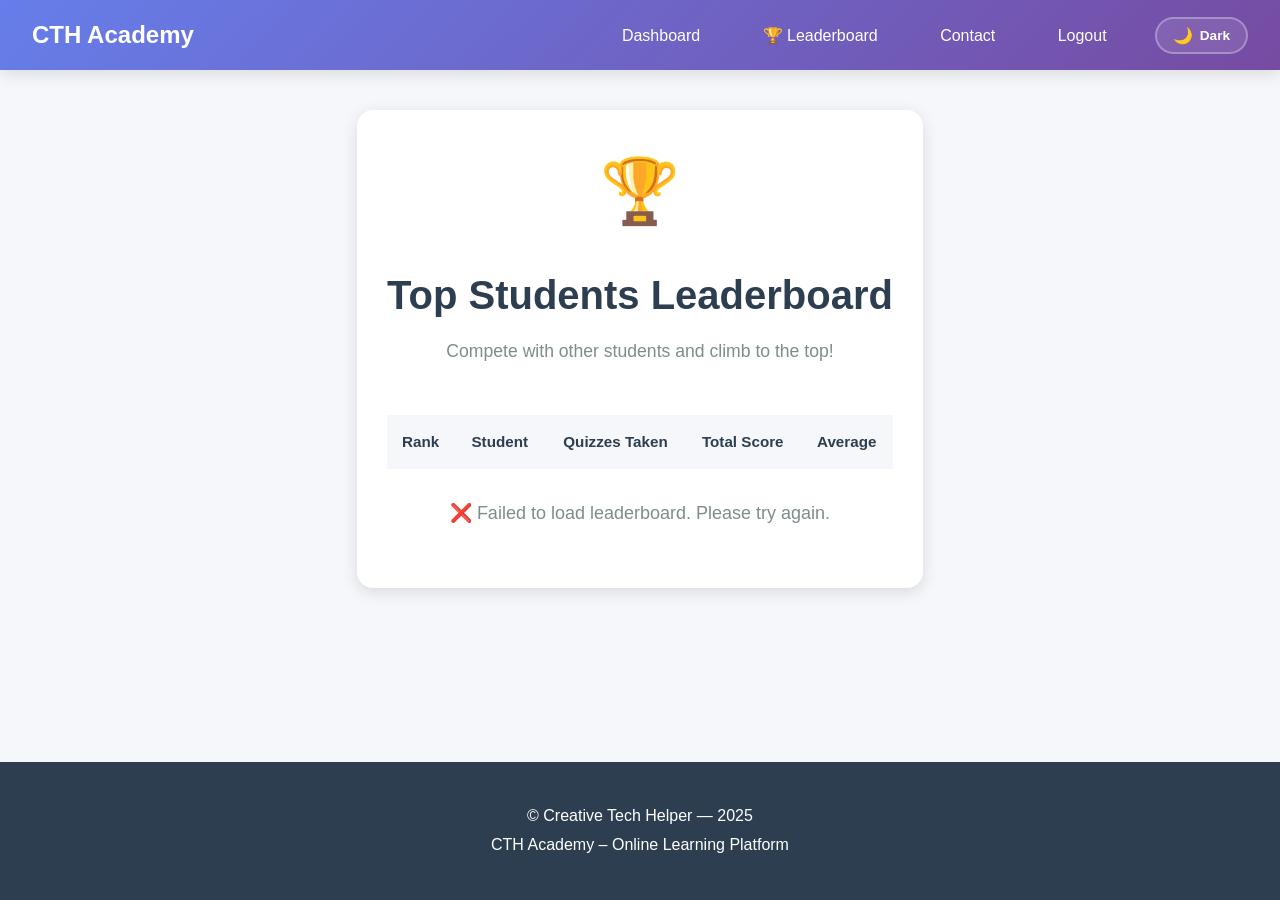
<file: leaderboard.html>
<!DOCTYPE html>
<html lang="en">
<head>
<meta charset="UTF-8">
<meta name="viewport" content="width=device-width, initial-scale=1.0">
<title>Leaderboard - CTH Academy</title>
<link rel="stylesheet" href="css/darkmode.css">
<link rel="stylesheet" href="css/style_professional.css">
<link rel="stylesheet" href="https://cdnjs.cloudflare.com/ajax/libs/font-awesome/6.4.0/css/all.min.css">
</head>
<body>

<!-- Navbar -->
<nav>
  <div class="logo">CTH Academy</div>
  <ul>
    <li><a href="enseignant.html">Dashboard</a></li>
    <li><a href="leaderboard.html">🏆 Leaderboard</a></li>
    <li><a href="contact.html">Contact</a></li>
    <li><a href="backend/auth/logout.php">Logout</a></li>
  </ul>
</nav>

<!-- Leaderboard Section -->
<section class="leaderboard-section">
    <div class="leaderboard-header">
        <div class="trophy-icon">🏆</div>
        <h1>Top Students Leaderboard</h1>
        <p>Compete with other students and climb to the top!</p>
    </div>

    <table class="leaderboard-table" id="leaderboardTable">
        <thead>
            <tr>
                <th>Rank</th>
                <th>Student</th>
                <th style="text-align: center;">Quizzes Taken</th>
                <th style="text-align: center;">Total Score</th>
                <th style="text-align: center;">Average</th>
            </tr>
        </thead>
        <tbody id="leaderboardBody">
            <tr>
                <td colspan="5" class="no-data">
                    <i class="fas fa-spinner fa-spin"></i> Loading leaderboard...
                </td>
            </tr>
        </tbody>
    </table>
</section>

<!-- Footer -->
<footer>
  © Creative Tech Helper — 2025<br>
  CTH Academy – Online Learning Platform
</footer>

<script>
// Load leaderboard data
function loadLeaderboard() {
    fetch('backend/leaderboard/get_leaderboard.php', { credentials: 'same-origin' })
        .then(res => res.json())
        .then(data => {
            const tbody = document.getElementById('leaderboardBody');
            
            if (data.status === 'error') {
                tbody.innerHTML = `
                    <tr>
                        <td colspan="5" class="no-data">
                            ❌ Error: ${data.message}
                        </td>
                    </tr>`;
                return;
            }
            
            if (data.leaderboard.length === 0) {
                tbody.innerHTML = `
                    <tr>
                        <td colspan="5" class="no-data">
                            <div class="trophy-icon">📊</div>
                            <p>No quiz attempts yet. Be the first to take a quiz!</p>
                        </td>
                    </tr>`;
                return;
            }
            
            // Build leaderboard rows
            let html = '';
            data.leaderboard.forEach(student => {
                const rankClass = `rank-${student.rank}`;
                let rankDisplay = '';
                
                if (student.rank === 1) {
                    rankDisplay = '<span class="rank-medal">🥇</span>';
                } else if (student.rank === 2) {
                    rankDisplay = '<span class="rank-medal">🥈</span>';
                } else if (student.rank === 3) {
                    rankDisplay = '<span class="rank-medal">🥉</span>';
                } else {
                    rankDisplay = `<span class="${rankClass}">${student.rank}</span>`;
                }
                
                html += `
                    <tr>
                        <td class="rank-cell">${rankDisplay}</td>
                        <td>
                            <div class="student-name">${student.prenom} ${student.nom}</div>
                            <div class="student-stats">${student.quizzes_taken} quiz${student.quizzes_taken > 1 ? 'zes' : ''} completed</div>
                        </td>
                        <td style="text-align: center;">
                            <strong>${student.quizzes_taken}</strong>
                        </td>
                        <td style="text-align: center;">
                            <span class="score-badge">${student.total_score} pts</span>
                        </td>
                        <td style="text-align: center;">
                            <span class="percentage-badge">${student.avg_percentage}%</span>
                        </td>
                    </tr>`;
            });
            
            tbody.innerHTML = html;
        })
        .catch(err => {
            console.error(err);
            document.getElementById('leaderboardBody').innerHTML = `
                <tr>
                    <td colspan="5" class="no-data">
                        ❌ Failed to load leaderboard. Please try again.
                    </td>
                </tr>`;
        });
}

// Load on page load
loadLeaderboard();

// Refresh every 30 seconds
setInterval(loadLeaderboard, 30000);
</script>
<script src="js/darkmode.js"></script>
</body>
</html>
</file>
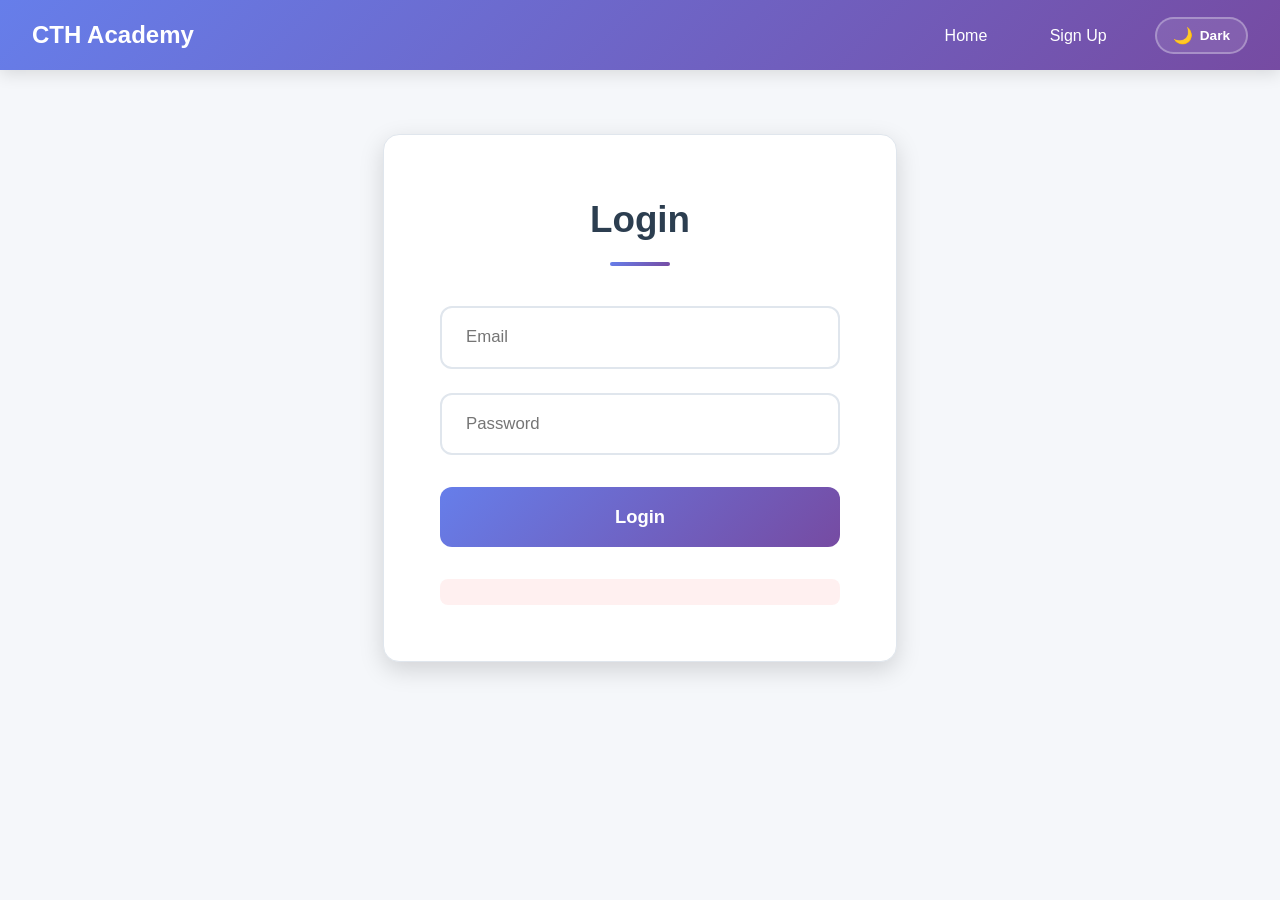
<file: login.html>
<!DOCTYPE html>
<html lang="en">
<head>
  <meta charset="UTF-8">
  <title>CTH Academy | Login</title>
  <link rel="stylesheet" href="css/style_professional.css">
  <link rel="stylesheet" href="css/darkmode.css">
</head>
<body>

<nav> 
  <div class="logo">CTH Academy</div>
  <ul>
    <li><a href="index.html">Home</a></li>
    <li><a href="signup.html">Sign Up</a></li>
  </ul>
</nav>

<section class="login">
  <h2>Login</h2>
  <form id="loginForm" action="javascript:void(0);">
    <input type="email" id="loginEmail" placeholder="Email" required>
    <input type="password" id="loginPassword" placeholder="Password" required>
    <button type="submit">Login</button>
  </form>

  <p id="error" class="error"></p>
</section>
<script src="js/darkmode.js"></script>
<script src="js/auth.js" defer></script>
</body>
</html>
</file>
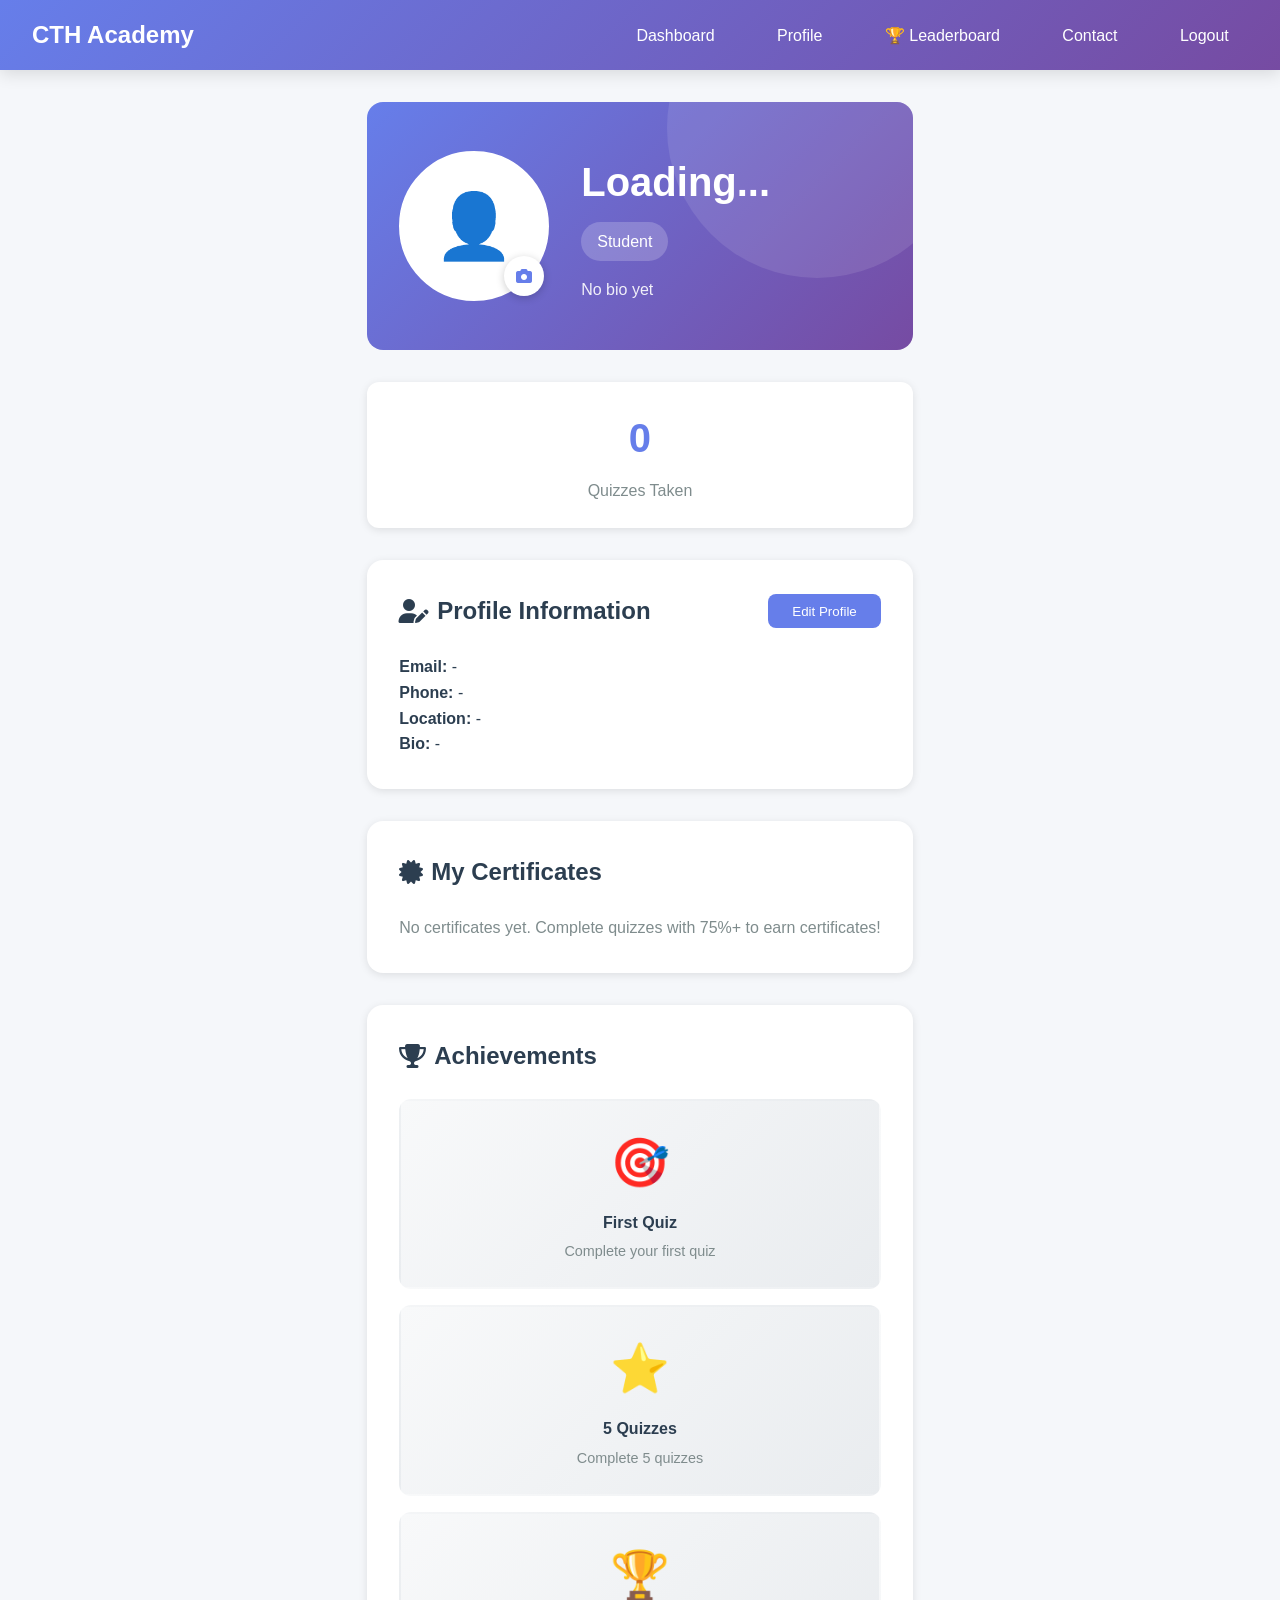
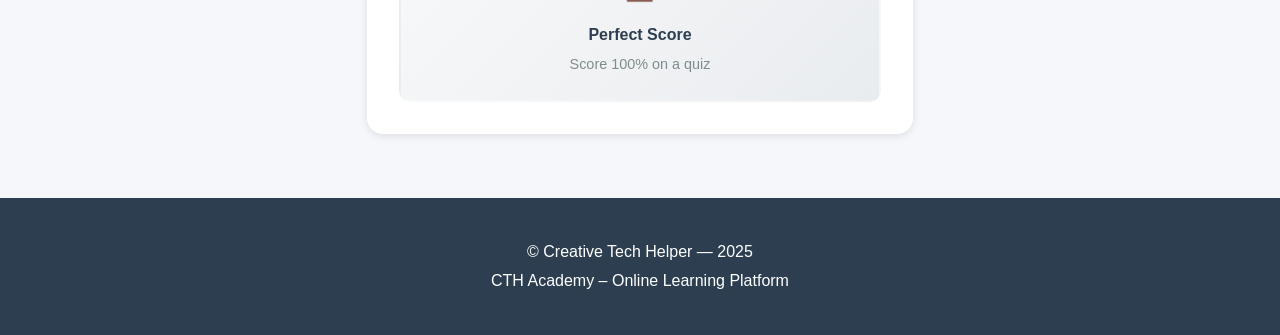
<file: profile.html>
<!DOCTYPE html>
<html lang="en">
<head>
<meta charset="UTF-8">
<meta name="viewport" content="width=device-width, initial-scale=1.0">
<title>My Profile - CTH Academy</title>
<link rel="stylesheet" href="css/style_professional.css">
<link rel="stylesheet" href="https://cdnjs.cloudflare.com/ajax/libs/font-awesome/6.4.0/css/all.min.css">
<style>
.profile-container {
    max-width: 1200px;
    margin: 2rem auto;
    padding: 0 2rem;
}

.profile-header {
    background: linear-gradient(135deg, #667eea 0%, #764ba2 100%);
    border-radius: 16px;
    padding: 3rem 2rem;
    color: white;
    margin-bottom: 2rem;
    position: relative;
    overflow: hidden;
}

.profile-header::before {
    content: '';
    position: absolute;
    top: -50%;
    right: -10%;
    width: 300px;
    height: 300px;
    background: rgba(255,255,255,0.1);
    border-radius: 50%;
}

.profile-content {
    display: flex;
    align-items: center;
    gap: 2rem;
    position: relative;
    z-index: 1;
}

.profile-picture-container {
    position: relative;
}

.profile-picture {
    width: 150px;
    height: 150px;
    border-radius: 50%;
    border: 5px solid white;
    object-fit: cover;
    background: white;
    display: flex;
    align-items: center;
    justify-content: center;
    font-size: 4rem;
    color: #667eea;
    font-weight: bold;
}

.upload-btn {
    position: absolute;
    bottom: 5px;
    right: 5px;
    background: white;
    width: 40px;
    height: 40px;
    border-radius: 50%;
    display: flex;
    align-items: center;
    justify-content: center;
    cursor: pointer;
    box-shadow: 0 2px 8px rgba(0,0,0,0.2);
    transition: all 0.3s;
}

.upload-btn:hover {
    transform: scale(1.1);
}

.upload-btn i {
    color: #667eea;
}

#profilePictureInput {
    display: none;
}

.profile-info h1 {
    font-size: 2.5rem;
    margin-bottom: 0.5rem;
}

.profile-role {
    background: rgba(255,255,255,0.2);
    padding: 0.4rem 1rem;
    border-radius: 20px;
    display: inline-block;
    margin-bottom: 1rem;
}

.profile-bio {
    opacity: 0.9;
    line-height: 1.6;
}

.stats-grid {
    display: grid;
    grid-template-columns: repeat(auto-fit, minmax(200px, 1fr));
    gap: 1.5rem;
    margin-bottom: 2rem;
}

.stat-card {
    background: white;
    padding: 1.5rem;
    border-radius: 12px;
    box-shadow: 0 2px 8px rgba(0,0,0,0.1);
    text-align: center;
    transition: all 0.3s;
}

.stat-card:hover {
    transform: translateY(-4px);
    box-shadow: 0 8px 16px rgba(0,0,0,0.15);
}

.stat-number {
    font-size: 2.5rem;
    font-weight: bold;
    color: #667eea;
    display: block;
}

.stat-label {
    color: #7f8c8d;
    margin-top: 0.5rem;
}

.section {
    background: white;
    border-radius: 16px;
    padding: 2rem;
    margin-bottom: 2rem;
    box-shadow: 0 2px 8px rgba(0,0,0,0.1);
}

.section-header {
    display: flex;
    justify-content: space-between;
    align-items: center;
    margin-bottom: 1.5rem;
}

.section-header h2 {
    font-size: 1.5rem;
    color: #2c3e50;
    display: flex;
    align-items: center;
    gap: 0.5rem;
}

.btn-edit {
    background: #667eea;
    color: white;
    border: none;
    padding: 0.6rem 1.5rem;
    border-radius: 8px;
    cursor: pointer;
    transition: all 0.3s;
}

.btn-edit:hover {
    background: #5568d3;
    transform: translateY(-2px);
}

.form-group {
    margin-bottom: 1.5rem;
}

.form-group label {
    display: block;
    margin-bottom: 0.5rem;
    font-weight: 600;
    color: #2c3e50;
}

.form-group input,
.form-group textarea {
    width: 100%;
    padding: 0.8rem;
    border: 2px solid #e0e6ed;
    border-radius: 8px;
    font-size: 1rem;
    transition: all 0.3s;
}

.form-group input:focus,
.form-group textarea:focus {
    outline: none;
    border-color: #667eea;
    box-shadow: 0 0 0 3px rgba(102, 126, 234, 0.1);
}

.form-group textarea {
    min-height: 100px;
    resize: vertical;
    font-family: inherit;
}

.achievements-grid {
    display: grid;
    grid-template-columns: repeat(auto-fill, minmax(250px, 1fr));
    gap: 1rem;
}

.achievement-card {
    background: linear-gradient(135deg, #f8f9fa 0%, #e9ecef 100%);
    padding: 1.5rem;
    border-radius: 12px;
    text-align: center;
    border: 2px solid transparent;
    transition: all 0.3s;
}

.achievement-card.earned {
    background: linear-gradient(135deg, #fff3cd 0%, #ffeaa7 100%);
    border-color: #ffc107;
}

.achievement-icon {
    font-size: 3rem;
    margin-bottom: 0.5rem;
}

.achievement-name {
    font-weight: bold;
    margin-bottom: 0.3rem;
    color: #2c3e50;
}

.achievement-desc {
    font-size: 0.9rem;
    color: #7f8c8d;
}

.certificates-list {
    display: grid;
    gap: 1rem;
}

.certificate-item {
    background: #f8f9fa;
    padding: 1.5rem;
    border-radius: 12px;
    display: flex;
    justify-content: space-between;
    align-items: center;
    transition: all 0.3s;
}

.certificate-item:hover {
    background: #e9ecef;
    transform: translateX(5px);
}

.certificate-info h4 {
    color: #2c3e50;
    margin-bottom: 0.3rem;
}

.certificate-info p {
    color: #7f8c8d;
    font-size: 0.9rem;
}

.certificate-score {
    background: #4CAF50;
    color: white;
    padding: 0.5rem 1rem;
    border-radius: 20px;
    font-weight: bold;
}

.btn-view-cert {
    background: #667eea;
    color: white;
    padding: 0.5rem 1rem;
    border-radius: 8px;
    text-decoration: none;
    margin-left: 1rem;
}

.edit-mode {
    display: none;
}

.edit-mode.active {
    display: block;
}

.view-mode.hidden {
    display: none;
}

@media (max-width: 768px) {
    .profile-content {
        flex-direction: column;
        text-align: center;
    }

    .stats-grid {
        grid-template-columns: 1fr;
    }

    .profile-header {
        padding: 2rem 1rem;
    }
}
</style>
</head>
<body>

<!-- Navbar -->
<nav>
  <div class="logo">CTH Academy</div>
  <ul>
    <li><a href="etudiant.html">Dashboard</a></li>
    <li><a href="profile.html">Profile</a></li>
    <li><a href="leaderboard.html">🏆 Leaderboard</a></li>
    <li><a href="contact.html">Contact</a></li>
    <li><a href="backend/auth/logout.php">Logout</a></li>
  </ul>
</nav>

<div class="profile-container">
    <!-- Profile Header -->
    <div class="profile-header">
        <div class="profile-content">
            <div class="profile-picture-container">
                <div class="profile-picture" id="profilePicture">
                    👤
                </div>
                <label for="profilePictureInput" class="upload-btn">
                    <i class="fas fa-camera"></i>
                </label>
                <input type="file" id="profilePictureInput" accept="image/*">
            </div>
            <div class="profile-info">
                <h1 id="profileName">Loading...</h1>
                <div class="profile-role" id="profileRole">Student</div>
                <p class="profile-bio" id="profileBio">No bio yet</p>
            </div>
        </div>
    </div>

    <!-- Statistics -->
    <div class="stats-grid" id="statsGrid">
        <div class="stat-card">
            <span class="stat-number" id="stat1">0</span>
            <div class="stat-label">Quizzes Taken</div>
        </div>
    </div>

    <!-- Edit Profile Section -->
    <div class="section">
        <div class="section-header">
            <h2><i class="fas fa-user-edit"></i> Profile Information</h2>
            <button class="btn-edit" onclick="toggleEditMode()">Edit Profile</button>
        </div>

        <div class="view-mode" id="viewMode">
            <p><strong>Email:</strong> <span id="viewEmail">-</span></p>
            <p><strong>Phone:</strong> <span id="viewPhone">-</span></p>
            <p><strong>Location:</strong> <span id="viewLocation">-</span></p>
            <p><strong>Bio:</strong> <span id="viewBioText">-</span></p>
        </div>

        <div class="edit-mode" id="editMode">
            <div class="form-group">
                <label>Bio</label>
                <textarea id="editBio" placeholder="Tell us about yourself..."></textarea>
            </div>
            <div class="form-group">
                <label>Phone</label>
                <input type="tel" id="editPhone" placeholder="+216 12 345 678">
            </div>
            <div class="form-group">
                <label>Location</label>
                <input type="text" id="editLocation" placeholder="Tunis, Tunisia">
            </div>
            <button class="btn-edit" onclick="saveProfile()">Save Changes</button>
            <button class="btn-edit" style="background: #95a5a6; margin-left: 10px;" onclick="toggleEditMode()">Cancel</button>
        </div>
    </div>

    <!-- Certificates -->
    <div class="section" id="certificatesSection">
        <div class="section-header">
            <h2><i class="fas fa-certificate"></i> My Certificates</h2>
        </div>
        <div class="certificates-list" id="certificatesList">
            <p style="text-align: center; color: #7f8c8d;">No certificates yet. Complete quizzes with 75%+ to earn certificates!</p>
        </div>
    </div>

    <!-- Achievements -->
    <div class="section">
        <div class="section-header">
            <h2><i class="fas fa-trophy"></i> Achievements</h2>
        </div>
        <div class="achievements-grid" id="achievementsGrid">
            <div class="achievement-card">
                <div class="achievement-icon">🎯</div>
                <div class="achievement-name">First Quiz</div>
                <div class="achievement-desc">Complete your first quiz</div>
            </div>
            <div class="achievement-card">
                <div class="achievement-icon">⭐</div>
                <div class="achievement-name">5 Quizzes</div>
                <div class="achievement-desc">Complete 5 quizzes</div>
            </div>
            <div class="achievement-card">
                <div class="achievement-icon">🏆</div>
                <div class="achievement-name">Perfect Score</div>
                <div class="achievement-desc">Score 100% on a quiz</div>
            </div>
        </div>
    </div>
</div>

<!-- Footer -->
<footer>
  © Creative Tech Helper — 2025<br>
  CTH Academy – Online Learning Platform
</footer>

<script>
let profileData = {};

// Load profile on page load
loadProfile();

function loadProfile() {
    fetch('backend/profile/get_profile.php', { credentials: 'same-origin' })
        .then(res => res.json())
        .then(data => {
            if (data.status === 'success') {
                profileData = data.profile;
                displayProfile(data);
            } else {
                alert('Error: ' + data.message);
            }
        })
        .catch(err => {
            console.error(err);
            alert('Failed to load profile');
        });
}

function displayProfile(data) {
    const { profile, stats, achievements } = data;

    // Update header
    document.getElementById('profileName').textContent = `${profile.prenom} ${profile.nom}`;
    document.getElementById('profileRole').textContent = profile.role === 'etudiant' ? 'Student' : 'Teacher';
    document.getElementById('profileBio').textContent = profile.bio || 'No bio yet';

    // Profile picture
    const picElement = document.getElementById('profilePicture');
    if (profile.profile_picture) {
        picElement.innerHTML = `<img src="${profile.profile_picture}" alt="Profile" style="width:100%;height:100%;border-radius:50%;object-fit:cover;">`;
    } else {
        const initials = (profile.prenom.charAt(0) + profile.nom.charAt(0)).toUpperCase();
        picElement.textContent = initials;
    }

    // Update view mode
    document.getElementById('viewEmail').textContent = profile.email;
    document.getElementById('viewPhone').textContent = profile.phone || '-';
    document.getElementById('viewLocation').textContent = profile.location || '-';
    document.getElementById('viewBioText').textContent = profile.bio || '-';

    // Update edit mode
    document.getElementById('editBio').value = profile.bio || '';
    document.getElementById('editPhone').value = profile.phone || '';
    document.getElementById('editLocation').value = profile.location || '';

    // Display stats
    displayStats(stats, profile.role);

    // Display certificates
    if (stats.certificate_list && stats.certificate_list.length > 0) {
        displayCertificates(stats.certificate_list);
    }

    // Check achievements
    checkAchievements(stats);
}

function displayStats(stats, role) {
    const grid = document.getElementById('statsGrid');
    grid.innerHTML = '';

    if (role === 'etudiant') {
        grid.innerHTML = `
            <div class="stat-card">
                <span class="stat-number">${stats.quizzes_taken || 0}</span>
                <div class="stat-label">Quizzes Taken</div>
            </div>
            <div class="stat-card">
                <span class="stat-number">${stats.average_score || 0}%</span>
                <div class="stat-label">Average Score</div>
            </div>
            <div class="stat-card">
                <span class="stat-number">${stats.certificates || 0}</span>
                <div class="stat-label">Certificates Earned</div>
            </div>
            <div class="stat-card">
                <span class="stat-number">${stats.questions_asked || 0}</span>
                <div class="stat-label">Questions Asked</div>
            </div>
        `;
    } else {
        grid.innerHTML = `
            <div class="stat-card">
                <span class="stat-number">${stats.courses_created || 0}</span>
                <div class="stat-label">Courses Created</div>
            </div>
            <div class="stat-card">
                <span class="stat-number">${stats.quizzes_created || 0}</span>
                <div class="stat-label">Quizzes Created</div>
            </div>
            <div class="stat-card">
                <span class="stat-number">${stats.questions_answered || 0}</span>
                <div class="stat-label">Questions Received</div>
            </div>
        `;
    }
}

function displayCertificates(certificates) {
    const list = document.getElementById('certificatesList');
    list.innerHTML = '';

    certificates.forEach(cert => {
        list.innerHTML += `
            <div class="certificate-item">
                <div class="certificate-info">
                    <h4>${cert.quiz_title}</h4>
                    <p>${cert.course_title} • ${new Date(cert.taken_at).toLocaleDateString()}</p>
                </div>
                <div style="display: flex; align-items: center;">
                    <span class="certificate-score">${Math.round(cert.percentage)}%</span>
                    <a href="backend/certificates/view_certificate.php?quiz_id=${cert.quiz_id}" target="_blank" class="btn-view-cert">View Certificate</a>
                </div>
            </div>
        `;
    });
}

function checkAchievements(stats) {
    const grid = document.getElementById('achievementsGrid');
    grid.innerHTML = '';

    const achievements = [
        { name: 'First Quiz', desc: 'Complete your first quiz', icon: '🎯', earned: stats.quizzes_taken >= 1 },
        { name: '5 Quizzes', desc: 'Complete 5 quizzes', icon: '⭐', earned: stats.quizzes_taken >= 5 },
        { name: '10 Quizzes', desc: 'Complete 10 quizzes', icon: '🌟', earned: stats.quizzes_taken >= 10 },
        { name: 'First Certificate', desc: 'Earn your first certificate', icon: '📜', earned: stats.certificates >= 1 },
        { name: 'Certificate Master', desc: 'Earn 5 certificates', icon: '🏆', earned: stats.certificates >= 5 },
        { name: 'Excellent Student', desc: 'Maintain 90%+ average', icon: '🎓', earned: stats.average_score >= 90 },
    ];

    achievements.forEach(ach => {
        grid.innerHTML += `
            <div class="achievement-card ${ach.earned ? 'earned' : ''}">
                <div class="achievement-icon">${ach.icon}</div>
                <div class="achievement-name">${ach.name}</div>
                <div class="achievement-desc">${ach.desc}</div>
            </div>
        `;
    });
}

function toggleEditMode() {
    document.getElementById('viewMode').classList.toggle('hidden');
    document.getElementById('editMode').classList.toggle('active');
}

function saveProfile() {
    const bio = document.getElementById('editBio').value;
    const phone = document.getElementById('editPhone').value;
    const location = document.getElementById('editLocation').value;

    fetch('backend/profile/update_profile.php', {
        method: 'POST',
        headers: { 'Content-Type': 'application/json' },
        body: JSON.stringify({ bio, phone, location })
    })
    .then(res => res.json())
    .then(data => {
        if (data.status === 'success') {
            alert('✅ Profile updated successfully!');
            loadProfile();
            toggleEditMode();
        } else {
            alert('❌ ' + data.message);
        }
    })
    .catch(err => {
        console.error(err);
        alert('Failed to update profile');
    });
}

// Profile picture upload
document.getElementById('profilePictureInput').addEventListener('change', function(e) {
    const file = e.target.files[0];
    if (!file) return;

    // Check file size (2MB limit to avoid 413 error)
    const maxSize = 2 * 1024 * 1024; // 2MB
    if (file.size > maxSize) {
        alert('❌ File too large! Maximum size is 2MB.\nYour file: ' + (file.size / 1024 / 1024).toFixed(2) + 'MB\n\nPlease compress your image or choose a smaller one.');
        this.value = ''; // Clear the input
        return;
    }

    // Check file type
    const allowedTypes = ['image/jpeg', 'image/png', 'image/gif', 'image/webp'];
    if (!allowedTypes.includes(file.type)) {
        alert('❌ Invalid file type! Only JPG, PNG, GIF, and WEBP images are allowed.');
        this.value = '';
        return;
    }

    // Show uploading message
    const uploadBtn = document.querySelector('.upload-btn');
    uploadBtn.innerHTML = '<i class="fas fa-spinner fa-spin"></i>';

    const formData = new FormData();
    formData.append('profile_picture', file);

    fetch('backend/profile/upload_profile_picture.php', {
        method: 'POST',
        body: formData
    })
    .then(res => res.json())
    .then(data => {
        if (data.status === 'success') {
            alert('✅ Profile picture updated!');
            loadProfile();
        } else {
            alert('❌ ' + data.message);
        }
    })
    .catch(err => {
        console.error(err);
        alert('❌ Failed to upload picture. Please try again.');
    })
    .finally(() => {
        uploadBtn.innerHTML = '<i class="fas fa-camera"></i>';
    });
});
</script>

</body>
</html>
</file>
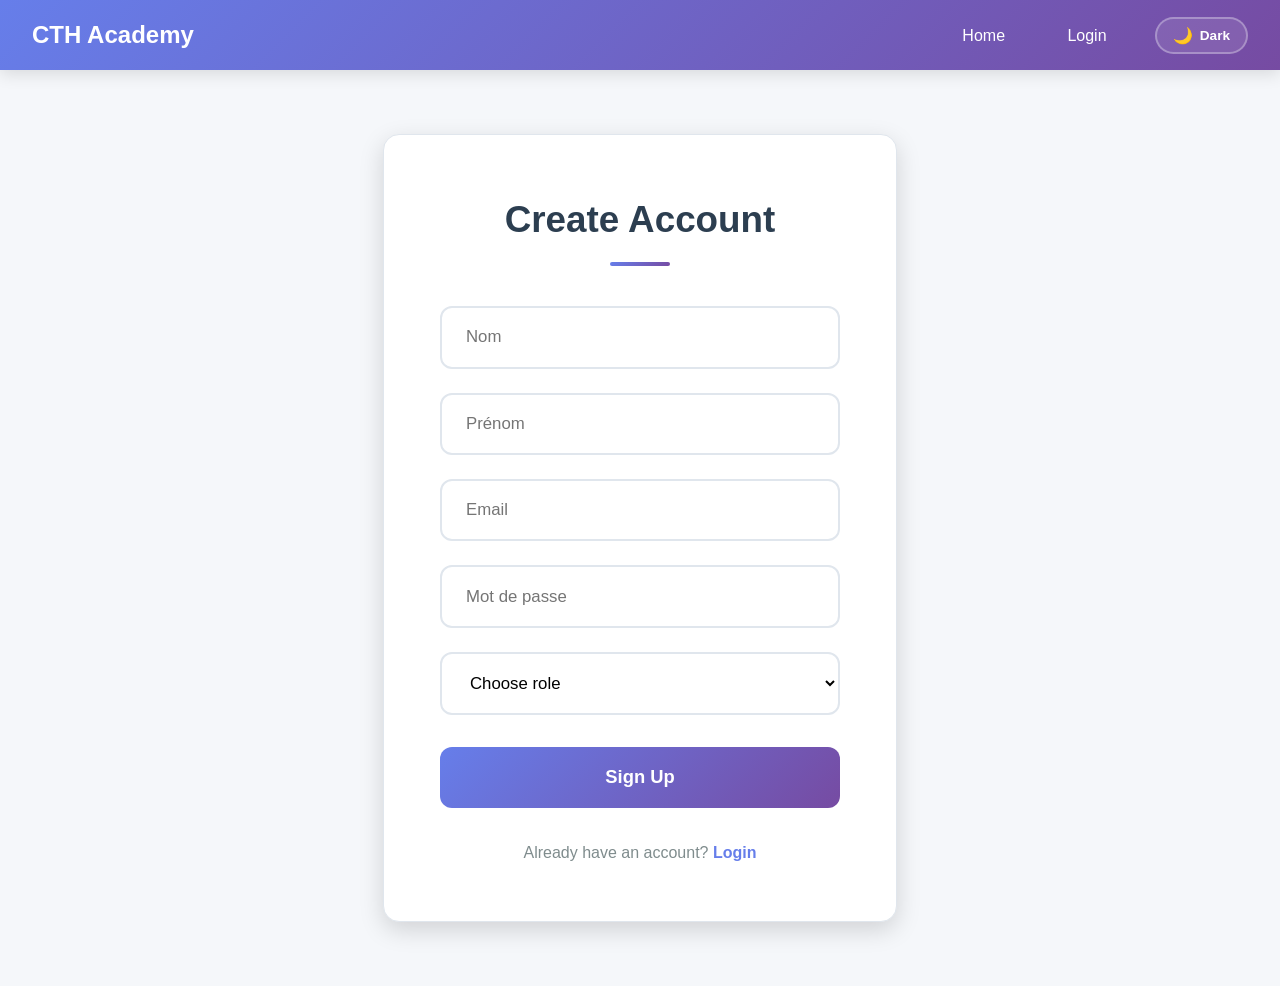
<file: signup.html>
<!DOCTYPE html>
<html lang="en">
<head>
<meta charset="UTF-8">
<title>CTH Academy | Sign Up</title>
  <link rel="stylesheet" href="css/style_professional.css">
<link rel="stylesheet" href="css/darkmode.css">
</head>
<body>

<nav>
  <div class="logo">CTH Academy</div>
  <ul>
    <li><a href="index.html">Home</a></li>
    <li><a href="login.html">Login</a></li>
  </ul>
</nav>

<section class="login">
<h2>Create Account</h2>

<form id="signupForm">
  <input type="text" id="nom" name="nom" placeholder="Nom" required>
  <input type="text" id="prenom" name="prenom" placeholder="Prénom" required>
  <input type="email" id="email" name="email" placeholder="Email" required>
  <input type="password" id="password" name="password" placeholder="Mot de passe" required>

  <select id="role" name="role" required>
    <option value="">Choose role</option>
    <option value="etudiant">Étudiant</option>
    <option value="enseignant">Enseignant</option>
  </select>

  <button type="submit">Sign Up</button>
</form>

<p>Already have an account? <a href="login.html">Login</a></p>
</section>
<script src="js/darkmode.js"></script>
<script src="js/auth.js"></script>
</body>
</html>
</file>
<file: css/darkmode.css>
/* ========================================
   DARK MODE - CTH Academy
   File: css/darkmode.css
   ======================================== */

/* ---- Light mode variables (default) ---- */
:root {
    --bg-primary: #f5f7fa;
    --bg-secondary: #ffffff;
    --bg-card: #ffffff;
    --bg-input: #ffffff;
    --text-primary: #2c3e50;
    --text-secondary: #555e7a;
    --text-muted: #7f8c8d;
    --border-color: #e0e6ed;
    --shadow: 0 2px 12px rgba(0,0,0,0.08);
}

/* ---- Dark mode variables ---- */
[data-theme="dark"] {
    --bg-primary: #0f1117;
    --bg-secondary: #1a1d2e;
    --bg-card: #1e2235;
    --bg-input: #252840;
    --text-primary: #e8eaf6;
    --text-secondary: #9fa8c7;
    --text-muted: #6b7599;
    --border-color: #2e3358;
    --shadow: 0 4px 20px rgba(0,0,0,0.4);
}

/* ---- Smooth transitions on EVERYTHING ---- */
body, nav, header, footer, section,
.card, .section, .quiz-section, .question,
input, textarea, select, table, th, td,
.ai-chat-panel, .ai-bubble, .dashboard-header,
.profile-section, .achievement-card {
    transition: background-color 0.35s ease,
                color 0.35s ease,
                border-color 0.35s ease,
                box-shadow 0.35s ease !important;
}

/* ---- Body ---- */
[data-theme="dark"] body {
    background: var(--bg-primary) !important;
    color: var(--text-primary) !important;
}

/* ---- Navbar ---- */
[data-theme="dark"] nav {
    background: linear-gradient(135deg, #1a1d2e 0%, #252840 100%) !important;
    box-shadow: 0 2px 20px rgba(0,0,0,0.5) !important;
}
[data-theme="dark"] nav ul li a {
    color: #c5cae9 !important;
}
[data-theme="dark"] nav ul li a:hover {
    color: #ffffff !important;
}

/* ---- Dashboard Header ---- */
[data-theme="dark"] .dashboard-header {
    background: linear-gradient(135deg, #1a1d2e 0%, #252840 100%) !important;
}
[data-theme="dark"] .dashboard-header h1,
[data-theme="dark"] .dashboard-header p {
    color: #e8eaf6 !important;
}

/* ---- Cards ---- */
[data-theme="dark"] .card {
    background: var(--bg-card) !important;
    border-color: var(--border-color) !important;
    box-shadow: var(--shadow) !important;
    color: var(--text-primary) !important;
}
[data-theme="dark"] .card:hover {
    background: #252840 !important;
    border-color: #667eea !important;
}
[data-theme="dark"] .card h3,
[data-theme="dark"] .card h2,
[data-theme="dark"] .card p,
[data-theme="dark"] .card span {
    color: var(--text-primary) !important;
}

/* ---- Sections & Headings ---- */
[data-theme="dark"] .courses,
[data-theme="dark"] .courses h2,
[data-theme="dark"] section h2,
[data-theme="dark"] section p {
    color: var(--text-primary) !important;
    background: transparent !important;
}

/* ---- Quiz Section ---- */
[data-theme="dark"] .quiz-section {
    background: var(--bg-secondary) !important;
    color: var(--text-primary) !important;
}
[data-theme="dark"] .quiz-section h2,
[data-theme="dark"] .quiz-section > p {
    color: var(--text-primary) !important;
}
[data-theme="dark"] .question {
    background: var(--bg-card) !important;
    border-left-color: #667eea !important;
}
[data-theme="dark"] .question p,
[data-theme="dark"] .question strong,
[data-theme="dark"] .question label span {
    color: var(--text-primary) !important;
}
[data-theme="dark"] .question label {
    background: var(--bg-input) !important;
    border-color: var(--border-color) !important;
    color: var(--text-primary) !important;
}
[data-theme="dark"] .question label:hover {
    background: #2e3358 !important;
    border-color: #667eea !important;
}

/* ---- Inputs ---- */
[data-theme="dark"] input,
[data-theme="dark"] textarea,
[data-theme="dark"] select {
    background: var(--bg-input) !important;
    border-color: var(--border-color) !important;
    color: var(--text-primary) !important;
}
[data-theme="dark"] input:focus,
[data-theme="dark"] textarea:focus,
[data-theme="dark"] select:focus {
    border-color: #667eea !important;
    box-shadow: 0 0 0 3px rgba(102,126,234,0.25) !important;
}
[data-theme="dark"] input::placeholder,
[data-theme="dark"] textarea::placeholder {
    color: var(--text-muted) !important;
}

/* ---- Tables ---- */
[data-theme="dark"] table {
    background: var(--bg-card) !important;
}
[data-theme="dark"] th {
    background: #252840 !important;
    color: var(--text-primary) !important;
    border-color: var(--border-color) !important;
}
[data-theme="dark"] td {
    border-color: var(--border-color) !important;
    color: var(--text-primary) !important;
}
[data-theme="dark"] tr:hover td {
    background: #252840 !important;
}

/* ---- Profile ---- */
[data-theme="dark"] .section,
[data-theme="dark"] .achievement-card,
[data-theme="dark"] .certificate-item,
[data-theme="dark"] .stat-box {
    background: var(--bg-card) !important;
    border-color: var(--border-color) !important;
    color: var(--text-primary) !important;
}

/* ---- AI Chat Widget ---- */
[data-theme="dark"] .ai-chat-panel {
    background: var(--bg-card) !important;
    border-color: var(--border-color) !important;
}
[data-theme="dark"] .ai-chat-header {
    background: linear-gradient(135deg, #252840, #1e2235) !important;
}
[data-theme="dark"] .ai-chat-messages {
    background: var(--bg-secondary) !important;
}
[data-theme="dark"] .ai-message.assistant .ai-bubble {
    background: var(--bg-card) !important;
    border-color: var(--border-color) !important;
    color: var(--text-primary) !important;
}
[data-theme="dark"] .ai-chat-input {
    background: var(--bg-card) !important;
    border-color: var(--border-color) !important;
}
[data-theme="dark"] #aiChatInput {
    background: var(--bg-input) !important;
    color: var(--text-primary) !important;
}
[data-theme="dark"] .ai-quick-btn {
    background: var(--bg-input) !important;
    border-color: var(--border-color) !important;
    color: var(--text-secondary) !important;
}
[data-theme="dark"] .ai-quick-btn:hover {
    background: #2e3358 !important;
    color: #fff !important;
}

/* ---- Discussions ---- */
[data-theme="dark"] .discussion-container,
[data-theme="dark"] .discussion-box,
[data-theme="dark"] .discussion-reply {
    background: var(--bg-card) !important;
    border-color: var(--border-color) !important;
    color: var(--text-primary) !important;
}

/* ---- Footer ---- */
[data-theme="dark"] footer {
    background: #08090f !important;
    color: var(--text-secondary) !important;
    border-top: 1px solid var(--border-color) !important;
}

/* =========================================
   TOGGLE BUTTON STYLE
   ========================================= */
.dark-mode-toggle {
    background: rgba(255,255,255,0.1);
    border: 2px solid rgba(255,255,255,0.3);
    border-radius: 50px;
    cursor: pointer;
    display: flex;
    align-items: center;
    gap: 7px;
    padding: 7px 16px;
    transition: all 0.3s ease;
    color: white;
    font-size: 0.85rem;
    font-weight: 600;
    margin-left: 5px;
    white-space: nowrap;
}

.dark-mode-toggle:hover {
    background: rgba(255,255,255,0.2);
    border-color: rgba(255,255,255,0.6);
    transform: translateY(-2px);
    box-shadow: 0 4px 15px rgba(0,0,0,0.2);
}

.dark-mode-toggle .toggle-icon {
    font-size: 1rem;
    display: inline-block;
    transition: transform 0.5s ease;
}

.dark-mode-toggle:hover .toggle-icon {
    transform: rotate(25deg);
}
</file>
<file: css/style_professional.css>
/* ========================================
   CTH ACADEMY - MODERN PROFESSIONAL DESIGN
   ======================================== */

* {
  margin: 0;
  padding: 0;
  box-sizing: border-box;
  font-family: 'Inter', -apple-system, BlinkMacSystemFont, 'Segoe UI', 'Roboto', sans-serif;
}

:root {
  --primary-gradient: linear-gradient(135deg, #667eea 0%, #764ba2 100%);
  --primary-color: #667eea;
  --secondary-color: #764ba2;
  --success-color: #4CAF50;
  --warning-color: #ff6b6b;
  --text-dark: #2c3e50;
  --text-light: #7f8c8d;
  --bg-light: #f5f7fa;
  --border-color: #e0e6ed;
  --shadow-sm: 0 2px 8px rgba(0,0,0,0.08);
  --shadow-md: 0 4px 16px rgba(0,0,0,0.12);
  --shadow-lg: 0 8px 24px rgba(0,0,0,0.15);
  --radius-sm: 8px;
  --radius-md: 12px;
  --radius-lg: 16px;
}

body {
  background: var(--bg-light);
  color: var(--text-dark);
  line-height: 1.6;
  min-height: 100vh;
  display: flex;
  flex-direction: column;
}

/* ========== NAVBAR ========== */
nav {
  background: var(--primary-gradient);
  padding: 1rem 2rem;
  box-shadow: var(--shadow-md);
  position: sticky;
  top: 0;
  z-index: 1000;
  display: flex;
  justify-content: space-between;
  align-items: center;
}

nav .logo {
  font-size: 1.5rem;
  font-weight: 700;
  color: white;
}

nav ul {
  display: flex;
  list-style: none;
  gap: 1.5rem;
  align-items: center;
}

nav ul li a {
  color: white;
  text-decoration: none;
  font-weight: 500;
  padding: 0.6rem 1.2rem;
  border-radius: var(--radius-sm);
  transition: all 0.3s ease;
}

nav ul li a:hover {
  background: rgba(255,255,255,0.2);
  transform: translateY(-2px);
}

nav ul li a.admin-btn,
nav ul li a.logout {
  background: rgba(255,255,255,0.15);
  border: 2px solid rgba(255,255,255,0.5);
}

/* ========== HERO SECTION ========== */
.hero {
  background: var(--primary-gradient);
  color: white;
  text-align: center;
  padding: 8rem 2rem;
  position: relative;
  overflow: hidden;
  min-height: 600px;
  display: flex;
  flex-direction: column;
  justify-content: center;
  align-items: center;
  width: 100%;
}

.hero::before {
  content: '';
  position: absolute;
  top: 0;
  left: 0;
  right: 0;
  bottom: 0;
  background: radial-gradient(circle at 30% 50%, rgba(255,255,255,0.1) 0%, transparent 50%),
              radial-gradient(circle at 70% 80%, rgba(255,255,255,0.1) 0%, transparent 50%);
  pointer-events: none;
}

.hero h1 {
  font-size: 4.5rem;
  margin-bottom: 2rem;
  font-weight: 800;
  letter-spacing: -1px;
  animation: fadeInDown 0.8s ease;
  position: relative;
  z-index: 1;
}

.hero p {
  font-size: 1.5rem;
  margin-bottom: 3rem;
  max-width: 800px;
  margin-left: auto;
  margin-right: auto;
  opacity: 0.95;
  line-height: 1.8;
  position: relative;
  z-index: 1;
}

.hero button {
  background: white;
  color: var(--primary-color);
  border: none;
  padding: 1.3rem 3.5rem;
  font-size: 1.2rem;
  font-weight: 700;
  border-radius: var(--radius-md);
  cursor: pointer;
  transition: all 0.3s ease;
  box-shadow: 0 10px 30px rgba(0,0,0,0.3);
  position: relative;
  z-index: 1;
}

.hero button:hover {
  transform: translateY(-4px);
  box-shadow: 0 15px 40px rgba(0,0,0,0.35);
}

@keyframes fadeInDown {
  from {
    opacity: 0;
    transform: translateY(-30px);
  }
  to {
    opacity: 1;
    transform: translateY(0);
  }
}

/* ========== DASHBOARD HEADER ========== */
.dashboard-header {
  background: white;
  padding: 3rem 2rem;
  margin-bottom: 2rem;
  box-shadow: var(--shadow-sm);
  text-align: center;
}

.dashboard-header h1 {
  font-size: 2.5rem;
  color: var(--text-dark);
  margin-bottom: 0.5rem;
}

.dashboard-header p {
  color: var(--text-light);
  font-size: 1.1rem;
}

/* ========== SECTIONS ========== */
section,
.courses {
  max-width: 1400px;
  margin: 3rem auto;
  padding: 0 2rem;
}

section h2,
.courses h2 {
  font-size: 2.2rem;
  color: var(--text-dark);
  margin-bottom: 2.5rem;
  text-align: center;
  position: relative;
  padding-bottom: 1rem;
}

section h2::after,
.courses h2::after {
  content: '';
  position: absolute;
  bottom: 0;
  left: 50%;
  transform: translateX(-50%);
  width: 80px;
  height: 4px;
  background: var(--primary-gradient);
  border-radius: 2px;
}

/* ========== COURSE CARDS ========== */
.course-cards {
  display: grid;
  grid-template-columns: repeat(3, 1fr);
  gap: 2rem;
  margin-top: 2rem;
}

@media (max-width: 1024px) {
  .course-cards {
    grid-template-columns: repeat(2, 1fr);
  }
}

@media (max-width: 768px) {
  .course-cards {
    grid-template-columns: 1fr;
  }
}

.card {
  background: white;
  border-radius: var(--radius-lg);
  padding: 2rem;
  box-shadow: var(--shadow-sm);
  transition: all 0.3s ease;
  border: 2px solid transparent;
}

.card:hover {
  transform: translateY(-8px);
  box-shadow: var(--shadow-lg);
  border-color: var(--primary-color);
}

.card img {
  width: 100%;
  height: 200px;
  object-fit: cover;
  border-radius: var(--radius-md);
  margin-bottom: 1.5rem;
}

.card h3 {
  font-size: 1.4rem;
  color: var(--text-dark);
  margin-bottom: 0.8rem;
}

.card p {
  color: var(--text-light);
  margin-bottom: 1.5rem;
}

.card .status {
  display: inline-block;
  padding: 0.4rem 1rem;
  background: var(--primary-gradient);
  color: white;
  border-radius: 20px;
  font-size: 0.85rem;
  font-weight: 600;
}

.card.category {
  cursor: pointer;
}

/* ========== WHY SECTION ========== */
.why {
  background: white;
  padding: 4rem 2rem;
  border-radius: var(--radius-lg);
  box-shadow: var(--shadow-sm);
}

.why ul {
  list-style: none;
  max-width: 900px;
  margin: 0 auto;
}

.why ul li {
  display: flex;
  align-items: center;
  gap: 1.5rem;
  padding: 1.5rem;
  margin-bottom: 1rem;
  background: var(--bg-light);
  border-radius: var(--radius-md);
  transition: all 0.3s ease;
  border-left: 4px solid transparent;
}

.why ul li:hover {
  background: white;
  border-left-color: var(--primary-color);
  transform: translateX(10px);
  box-shadow: var(--shadow-sm);
}

.why ul li .icon {
  width: 50px;
  height: 50px;
  object-fit: contain;
  flex-shrink: 0;
}

/* ========== LOGIN/SIGNUP FORMS ========== */
.login {
  max-width: 550px;
  margin: 4rem auto;
  padding: 3.5rem;
  background: white;
  border-radius: var(--radius-lg);
  box-shadow: var(--shadow-lg);
  border: 1px solid var(--border-color);
}

.login h2 {
  font-size: 2.3rem;
  color: var(--text-dark);
  margin-bottom: 2.5rem;
  text-align: center;
  font-weight: 700;
}

.login h2::after {
  width: 60px;
}

.login form {
  display: flex;
  flex-direction: column;
  gap: 1.5rem;
  width: 400px;
}

.login input,
.login select,
.login textarea {
  padding: 1.2rem 1.5rem;
  border: 2px solid var(--border-color);
  border-radius: var(--radius-md);
  font-size: 1.05rem;
  transition: all 0.3s ease;
  background: white;
  font-family: inherit;
}

.login input:focus,
.login select:focus,
.login textarea:focus {
  outline: none;
  border-color: var(--primary-color);
  box-shadow: 0 0 0 4px rgba(102, 126, 234, 0.1);
  transform: translateY(-1px);
}

.login button {
  padding: 1.2rem 2.5rem;
  background: var(--primary-gradient);
  color: white;
  border: none;
  border-radius: var(--radius-md);
  font-size: 1.15rem;
  font-weight: 700;
  cursor: pointer;
  transition: all 0.3s ease;
  margin-top: 0.5rem;
}

.login button:hover {
  transform: translateY(-3px);
  box-shadow: 0 10px 25px rgba(102, 126, 234, 0.4);
}

.login p {
  text-align: center;
  margin-top: 2rem;
  color: var(--text-light);
  font-size: 1rem;
}

.login p a {
  color: var(--primary-color);
  text-decoration: none;
  font-weight: 600;
}

.login p a:hover {
  text-decoration: underline;
}

.error {
  color: var(--warning-color);
  font-size: 0.9rem;
  padding: 0.8rem;
  background: rgba(255, 107, 107, 0.1);
  border-radius: var(--radius-sm);
  margin-top: 1rem;
  text-align: center;
}

/* ========== CONTACT SECTION ========== */
.contact {
  max-width: 850px;
  margin: 3rem auto;
  padding: 3.5rem 2.5rem;
  background: white;
  border-radius: var(--radius-lg);
  box-shadow: var(--shadow-lg);
  border: 1px solid var(--border-color);
}

.contact h2 {
  font-size: 2.4rem;
  margin-bottom: 1.5rem;
  font-weight: 700;
}

.contact > p {
  text-align: center;
  color: var(--text-light);
  margin-bottom: 3rem;
  font-size: 1.1rem;
}

.contact form {
  display: flex;
  flex-direction: column;
  gap: 1.5rem;
  margin-bottom: 3rem;
}

.contact input,
.contact textarea {
  padding: 1.2rem 1.5rem;
  border: 2px solid var(--border-color);
  border-radius: var(--radius-md);
  font-size: 1.05rem;
  transition: all 0.3s ease;
  font-family: inherit;
}

.contact textarea {
  min-height: 180px;
  resize: vertical;
}

.contact input:focus,
.contact textarea:focus {
  outline: none;
  border-color: var(--primary-color);
  box-shadow: 0 0 0 4px rgba(102, 126, 234, 0.1);
  transform: translateY(-1px);
}

.contact button {
  padding: 1.2rem 2.5rem;
  background: var(--primary-gradient);
  color: white;
  border: none;
  border-radius: var(--radius-md);
  font-size: 1.15rem;
  font-weight: 700;
  cursor: pointer;
  transition: all 0.3s ease;
}

.contact button:hover {
  transform: translateY(-3px);
  box-shadow: 0 10px 25px rgba(102, 126, 234, 0.4);
}

.contact-info {
  background: var(--bg-light);
  padding: 2.5rem;
  border-radius: var(--radius-md);
  margin-top: 2.5rem;
}

.contact-info p {
  margin-bottom: 1.2rem;
  color: var(--text-dark);
  font-size: 1.05rem;
}

.contact-info strong {
  color: var(--primary-color);
  margin-right: 0.5rem;
}

#contactMsg {
  text-align: center;
  padding: 1.2rem;
  border-radius: var(--radius-sm);
  margin-top: 1.5rem;
  font-weight: 600;
  font-size: 1rem;
}

/* ========== BUTTONS ========== */
.view-btn,
.download-btn,
.btn-back {
  display: inline-block;
  padding: 0.8rem 1.5rem;
  margin-right: 0.5rem;
  margin-bottom: 0.5rem;
  border-radius: var(--radius-sm);
  text-decoration: none;
  font-weight: 600;
  transition: all 0.3s ease;
  border: none;
  cursor: pointer;
}

.view-btn {
  background: #3498db;
  color: white;
}

.view-btn:hover {
  background: #2980b9;
  transform: translateY(-2px);
}

.download-btn {
  background: var(--success-color);
  color: white;
}

.download-btn:hover {
  background: #45a049;
  transform: translateY(-2px);
}

.btn-back {
  background: var(--text-light);
  color: white;
  margin-bottom: 1.5rem;
}

.btn-back:hover {
  background: var(--text-dark);
}

/* ========== FOOTER ========== */
footer {
  background: var(--text-dark);
  color: white;
  text-align: center;
  padding: 2.5rem 2rem;
  margin-top: auto;
  line-height: 1.8;
}

footer strong {
  color: var(--primary-color);
}

/* ========== LEADERBOARD ========== */
.leaderboard-section {
  max-width: 1000px;
  margin: 40px auto;
  padding: 30px;
  background: white;
  border-radius: var(--radius-lg);
  box-shadow: var(--shadow-md);
}

.leaderboard-header {
  text-align: center;
  margin-bottom: 40px;
}

.trophy-icon {
  font-size: 64px;
  margin-bottom: 20px;
}

.leaderboard-header h1 {
  font-size: 2.5rem;
  color: var(--text-dark);
  margin-bottom: 10px;
}

.leaderboard-header p {
  color: var(--text-light);
  font-size: 1.1rem;
}

.leaderboard-table {
  width: 100%;
  border-collapse: separate;
  border-spacing: 0 10px;
}

.leaderboard-table thead th {
  background: var(--bg-light);
  padding: 15px;
  text-align: left;
  font-weight: bold;
  color: var(--text-dark);
  border: none;
  font-size: 0.95rem;
}

.leaderboard-table tbody tr {
  background: white;
  border: 2px solid var(--border-color);
  transition: all 0.3s ease;
}

.leaderboard-table tbody tr:hover {
  transform: translateX(5px);
  box-shadow: var(--shadow-sm);
  border-color: var(--primary-color);
}

.leaderboard-table tbody td {
  padding: 20px 15px;
  border: none;
}

.rank-cell {
  width: 80px;
  text-align: center;
  font-weight: bold;
  font-size: 24px;
}

.rank-medal {
  font-size: 32px;
}

.rank-1 { color: #FFD700; }
.rank-2 { color: #C0C0C0; }
.rank-3 { color: #CD7F32; }

.student-name {
  font-size: 18px;
  font-weight: bold;
  color: var(--text-dark);
}

.student-stats {
  font-size: 14px;
  color: var(--text-light);
  margin-top: 5px;
}

.score-badge {
  display: inline-block;
  padding: 8px 16px;
  background: var(--primary-gradient);
  color: white;
  border-radius: 20px;
  font-weight: bold;
  font-size: 16px;
}

.percentage-badge {
  display: inline-block;
  padding: 5px 12px;
  background: var(--success-color);
  color: white;
  border-radius: 15px;
  font-size: 14px;
}

.no-data {
  text-align: center;
  padding: 40px;
  color: var(--text-light);
  font-size: 18px;
}

/* ========== RESPONSIVE ========== */
@media (max-width: 768px) {
  nav {
    flex-direction: column;
    gap: 1rem;
    padding: 1rem;
  }

  nav ul {
    gap: 0.5rem;
    flex-wrap: wrap;
    justify-content: center;
  }

  nav ul li a {
    padding: 0.5rem 0.8rem;
    font-size: 0.9rem;
  }

  .hero {
    padding: 5rem 1.5rem;
    min-height: 500px;
  }

  .hero h1 {
    font-size: 3rem;
  }

  .hero p {
    font-size: 1.2rem;
  }

  .hero button {
    padding: 1rem 2.5rem;
    font-size: 1.1rem;
  }

  section h2,
  .courses h2 {
    font-size: 1.8rem;
  }

  .course-cards {
    grid-template-columns: 1fr;
  }

  .login,
  .contact {
    padding: 2rem 1.5rem;
    margin: 2rem 1rem;
  }

  .why ul li {
    flex-direction: column;
    text-align: center;
  }

  .leaderboard-section {
    padding: 15px;
    margin: 20px 10px;
  }

  .leaderboard-table thead {
    display: none;
  }

  .leaderboard-table tbody tr {
    display: block;
    margin-bottom: 15px;
    padding: 15px;
    border-radius: var(--radius-md);
  }

  .leaderboard-table tbody td {
    display: block;
    text-align: left !important;
    padding: 5px;
  }

  .rank-cell {
    width: auto;
    text-align: left !important;
  }
}
</file>
<file: css/discussions.css>
/* Discussion Section Styles */
.discussion-section {
    max-width: 900px;
    margin: 40px auto;
    padding: 30px;
    background: white;
    border-radius: 15px;
    box-shadow: 0 5px 20px rgba(0,0,0,0.1);
}

.discussion-header {
    display: flex;
    justify-content: space-between;
    align-items: center;
    margin-bottom: 30px;
    padding-bottom: 20px;
    border-bottom: 2px solid #e0e0e0;
}

.discussion-header h2 {
    color: #4b7bec;
    font-size: 28px;
}

.ask-question-btn {
    background: #4b7bec;
    color: white;
    padding: 12px 24px;
    border: none;
    border-radius: 8px;
    font-weight: bold;
    cursor: pointer;
    transition: all 0.3s;
}

.ask-question-btn:hover {
    background: #3a5fcc;
    transform: translateY(-2px);
}

.question-form {
    background: #f8f9fa;
    padding: 25px;
    border-radius: 12px;
    margin-bottom: 30px;
    display: none;
}

.question-form.active {
    display: block;
}

.question-form textarea {
    width: 100%;
    min-height: 120px;
    padding: 15px;
    border: 2px solid #e0e0e0;
    border-radius: 8px;
    font-family: inherit;
    font-size: 15px;
    resize: vertical;
}

.question-form textarea:focus {
    outline: none;
    border-color: #4b7bec;
}

.form-buttons {
    display: flex;
    gap: 10px;
    margin-top: 15px;
}

.submit-btn, .cancel-btn {
    padding: 10px 20px;
    border: none;
    border-radius: 6px;
    font-weight: bold;
    cursor: pointer;
    transition: all 0.3s;
}

.submit-btn {
    background: #4CAF50;
    color: white;
}

.submit-btn:hover {
    background: #45a049;
}

.cancel-btn {
    background: #e0e0e0;
    color: #666;
}

.cancel-btn:hover {
    background: #d0d0d0;
}

.discussion-item {
    background: white;
    border: 2px solid #e0e0e0;
    border-radius: 12px;
    padding: 20px;
    margin-bottom: 15px;
    transition: all 0.3s;
}

.discussion-item:hover {
    box-shadow: 0 4px 15px rgba(0,0,0,0.1);
    transform: translateY(-2px);
}

.discussion-item.answered {
    border-color: #4CAF50;
    background: #f1f8f4;
}

.discussion-meta {
    display: flex;
    justify-content: space-between;
    align-items: center;
    margin-bottom: 15px;
}

.author-info {
    display: flex;
    align-items: center;
    gap: 10px;
}

.author-avatar {
    width: 40px;
    height: 40px;
    background: linear-gradient(135deg, #667eea 0%, #764ba2 100%);
    border-radius: 50%;
    display: flex;
    align-items: center;
    justify-content: center;
    color: white;
    font-weight: bold;
    font-size: 18px;
}

.author-name {
    font-weight: bold;
    color: #2c3e50;
}

.discussion-time {
    color: #7f8c8d;
    font-size: 14px;
}

.question-text {
    font-size: 16px;
    color: #2c3e50;
    line-height: 1.6;
    margin-bottom: 15px;
}

.discussion-footer {
    display: flex;
    gap: 15px;
    padding-top: 10px;
    border-top: 1px solid #e0e0e0;
}

.discussion-footer button {
    background: none;
    border: none;
    color: #7f8c8d;
    cursor: pointer;
    font-size: 14px;
    display: flex;
    align-items: center;
    gap: 5px;
    transition: all 0.3s;
}

.discussion-footer button:hover {
    color: #4b7bec;
}

.answered-badge {
    background: #4CAF50;
    color: white;
    padding: 4px 12px;
    border-radius: 20px;
    font-size: 12px;
    font-weight: bold;
}

.reply-count {
    background: #e0e0e0;
    padding: 4px 12px;
    border-radius: 20px;
    font-size: 12px;
    font-weight: bold;
}

.no-discussions {
    text-align: center;
    padding: 60px 20px;
    color: #999;
}

.no-discussions-icon {
    font-size: 64px;
    margin-bottom: 20px;
}

/* Reply Modal */
.reply-modal {
    display: none;
    position: fixed;
    top: 0;
    left: 0;
    right: 0;
    bottom: 0;
    background: rgba(0,0,0,0.5);
    z-index: 1000;
    align-items: center;
    justify-content: center;
}

.reply-modal.active {
    display: flex;
}

.reply-modal-content {
    background: white;
    border-radius: 15px;
    max-width: 700px;
    width: 90%;
    max-height: 80vh;
    overflow-y: auto;
    padding: 30px;
}

.modal-header {
    display: flex;
    justify-content: space-between;
    align-items: center;
    margin-bottom: 20px;
}

.close-modal {
    background: none;
    border: none;
    font-size: 24px;
    cursor: pointer;
    color: #999;
}

.original-question {
    background: #f8f9fa;
    padding: 20px;
    border-radius: 10px;
    margin-bottom: 25px;
}

.reply-item {
    border-left: 3px solid #e0e0e0;
    padding: 15px;
    margin-bottom: 15px;
}

.reply-item.teacher-reply {
    border-left-color: #4b7bec;
    background: #f0f4ff;
}

.reply-text {
    color: #2c3e50;
    line-height: 1.6;
    margin-top: 10px;
}

.teacher-badge {
    background: #4b7bec;
    color: white;
    padding: 3px 10px;
    border-radius: 12px;
    font-size: 11px;
    font-weight: bold;
    margin-left: 10px;
}

.helpful-btn {
    background: none;
    border: 1px solid #4CAF50;
    color: #4CAF50;
    padding: 5px 12px;
    border-radius: 15px;
    cursor: pointer;
    font-size: 12px;
    margin-top: 10px;
    transition: all 0.3s;
}

.helpful-btn:hover {
    background: #4CAF50;
    color: white;
}

@media (max-width: 768px) {
    .discussion-section {
        padding: 15px;
        margin: 20px 10px;
    }
    
    .discussion-header {
        flex-direction: column;
        gap: 15px;
    }
    
    .ask-question-btn {
        width: 100%;
    }
}
</file>
<file: css/ai_chat_widget.css>
/* AI Chat Widget Styles */
.ai-chat-widget {
    position: fixed;
    bottom: 20px;
    right: 20px;
    z-index: 1000;
}

.ai-chat-button {
    width: 60px;
    height: 60px;
    border-radius: 50%;
    background: linear-gradient(135deg, #667eea 0%, #764ba2 100%);
    border: none;
    box-shadow: 0 4px 12px rgba(102, 126, 234, 0.4);
    cursor: pointer;
    display: flex;
    align-items: center;
    justify-content: center;
    transition: all 0.3s;
    position: relative;
}

.ai-chat-button:hover {
    transform: scale(1.1);
    box-shadow: 0 6px 20px rgba(102, 126, 234, 0.5);
}

.ai-chat-button i {
    font-size: 28px;
    color: white;
}

.ai-chat-button.pulse {
    animation: pulse 2s infinite;
}

@keyframes pulse {
    0%, 100% { transform: scale(1); }
    50% { transform: scale(1.05); }
}

.ai-chat-panel {
    position: fixed;
    bottom: 90px;
    right: 20px;
    width: 400px;
    height: 600px;
    background: white;
    border-radius: 16px;
    box-shadow: 0 8px 32px rgba(0,0,0,0.2);
    display: none;
    flex-direction: column;
    overflow: hidden;
    animation: slideUp 0.3s ease;
}

.ai-chat-panel.active {
    display: flex;
}

@keyframes slideUp {
    from {
        opacity: 0;
        transform: translateY(20px);
    }
    to {
        opacity: 1;
        transform: translateY(0);
    }
}

.ai-chat-header {
    background: linear-gradient(135deg, #667eea 0%, #764ba2 100%);
    color: white;
    padding: 1rem 1.5rem;
    display: flex;
    justify-content: space-between;
    align-items: center;
}

.ai-chat-header h3 {
    font-size: 1.1rem;
    display: flex;
    align-items: center;
    gap: 8px;
}

.ai-chat-close {
    background: none;
    border: none;
    color: white;
    font-size: 1.5rem;
    cursor: pointer;
    width: 30px;
    height: 30px;
    display: flex;
    align-items: center;
    justify-content: center;
    border-radius: 50%;
    transition: all 0.3s;
}

.ai-chat-close:hover {
    background: rgba(255,255,255,0.2);
}

.ai-chat-messages {
    flex: 1;
    overflow-y: auto;
    padding: 1rem;
    background: #f8f9fa;
}

.ai-message {
    margin-bottom: 1rem;
    display: flex;
    gap: 10px;
    animation: fadeIn 0.3s ease;
}

@keyframes fadeIn {
    from { opacity: 0; transform: translateY(10px); }
    to { opacity: 1; transform: translateY(0); }
}

.ai-message.user {
    flex-direction: row-reverse;
}

.ai-avatar {
    width: 35px;
    height: 35px;
    border-radius: 50%;
    display: flex;
    align-items: center;
    justify-content: center;
    font-size: 1.3rem;
    flex-shrink: 0;
}

.ai-message.assistant .ai-avatar {
    background: linear-gradient(135deg, #667eea 0%, #764ba2 100%);
}

.ai-message.user .ai-avatar {
    background: #e9ecef;
}

.ai-bubble {
    max-width: 75%;
    padding: 0.8rem 1rem;
    border-radius: 12px;
    line-height: 1.5;
}

.ai-message.assistant .ai-bubble {
    background: white;
    border: 1px solid #e9ecef;
    color: #2c3e50;
}

.ai-message.user .ai-bubble {
    background: linear-gradient(135deg, #667eea 0%, #764ba2 100%);
    color: white;
}

.ai-timestamp {
    font-size: 0.7rem;
    opacity: 0.6;
    margin-top: 0.3rem;
}

.ai-chat-input {
    padding: 1rem;
    background: white;
    border-top: 1px solid #e9ecef;
}

.ai-quick-buttons {
    display: flex;
    gap: 0.5rem;
    margin-bottom: 0.8rem;
    flex-wrap: wrap;
}

.ai-quick-btn {
    padding: 0.4rem 0.8rem;
    background: #f8f9fa;
    border: 1px solid #e9ecef;
    border-radius: 20px;
    font-size: 0.8rem;
    cursor: pointer;
    transition: all 0.3s;
}

.ai-quick-btn:hover {
    background: #667eea;
    color: white;
    border-color: #667eea;
}

.ai-input-box {
    display: flex;
    gap: 0.5rem;
}

.ai-input-box input {
    flex: 1;
    padding: 0.8rem;
    border: 2px solid #e9ecef;
    border-radius: 10px;
    font-size: 0.9rem;
    transition: all 0.3s;
}

.ai-input-box input:focus {
    outline: none;
    border-color: #667eea;
    box-shadow: 0 0 0 3px rgba(102, 126, 234, 0.1);
}

.ai-send-btn {
    width: 40px;
    height: 40px;
    background: linear-gradient(135deg, #667eea 0%, #764ba2 100%);
    border: none;
    border-radius: 10px;
    color: white;
    cursor: pointer;
    transition: all 0.3s;
    display: flex;
    align-items: center;
    justify-content: center;
}

.ai-send-btn:hover {
    transform: scale(1.05);
}

.ai-send-btn:disabled {
    opacity: 0.5;
    cursor: not-allowed;
}

.ai-typing {
    padding: 0.8rem 1rem;
    background: white;
    border: 1px solid #e9ecef;
    border-radius: 12px;
    display: inline-flex;
    gap: 5px;
}

.ai-typing span {
    width: 8px;
    height: 8px;
    background: #667eea;
    border-radius: 50%;
    animation: typing 1.4s infinite;
}

.ai-typing span:nth-child(2) {
    animation-delay: 0.2s;
}

.ai-typing span:nth-child(3) {
    animation-delay: 0.4s;
}

@keyframes typing {
    0%, 60%, 100% { transform: translateY(0); }
    30% { transform: translateY(-10px); }
}

/* Mobile responsive */
@media (max-width: 768px) {
    .ai-chat-panel {
        width: calc(100vw - 40px);
        height: calc(100vh - 120px);
        bottom: 70px;
        right: 20px;
        left: 20px;
    }
}

/* Scrollbar styling */
.ai-chat-messages::-webkit-scrollbar {
    width: 6px;
}

.ai-chat-messages::-webkit-scrollbar-track {
    background: #f1f1f1;
}

.ai-chat-messages::-webkit-scrollbar-thumb {
    background: #888;
    border-radius: 3px;
}

.ai-chat-messages::-webkit-scrollbar-thumb:hover {
    background: #555;
}
</file>
